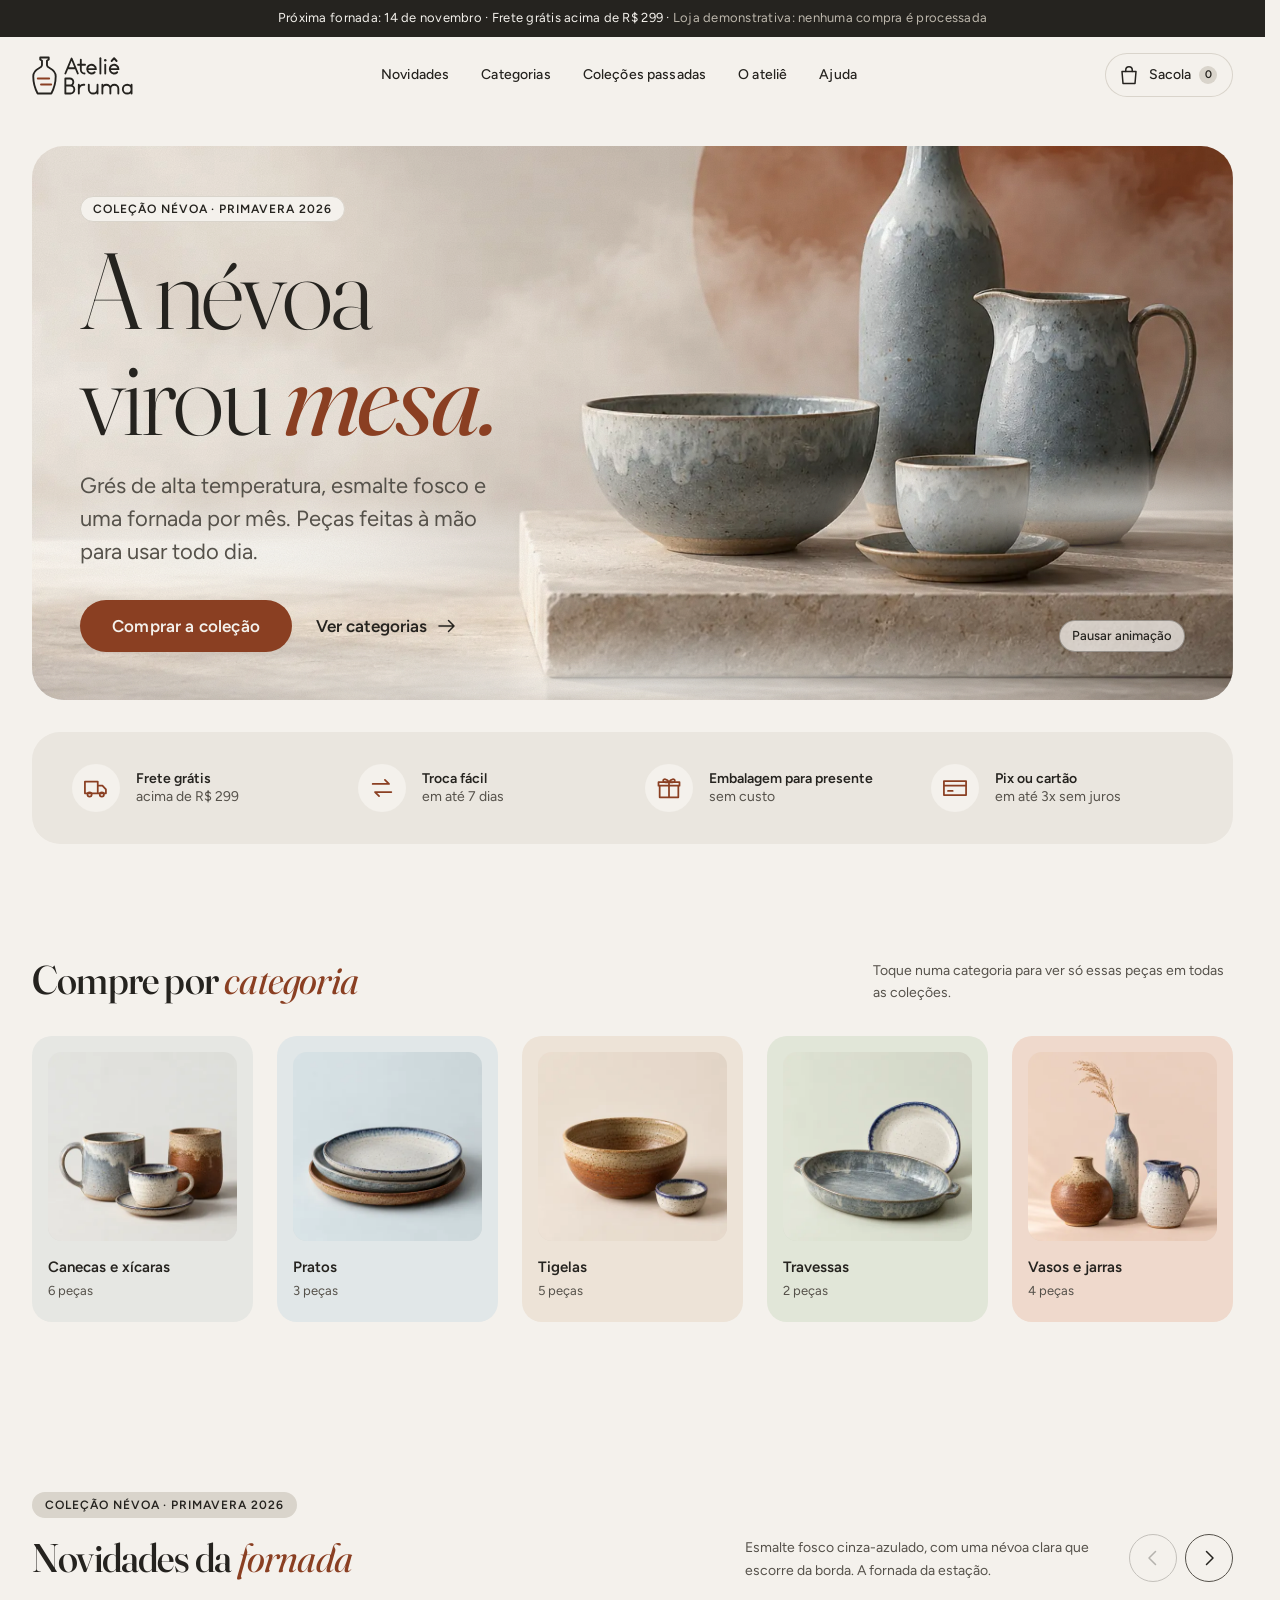
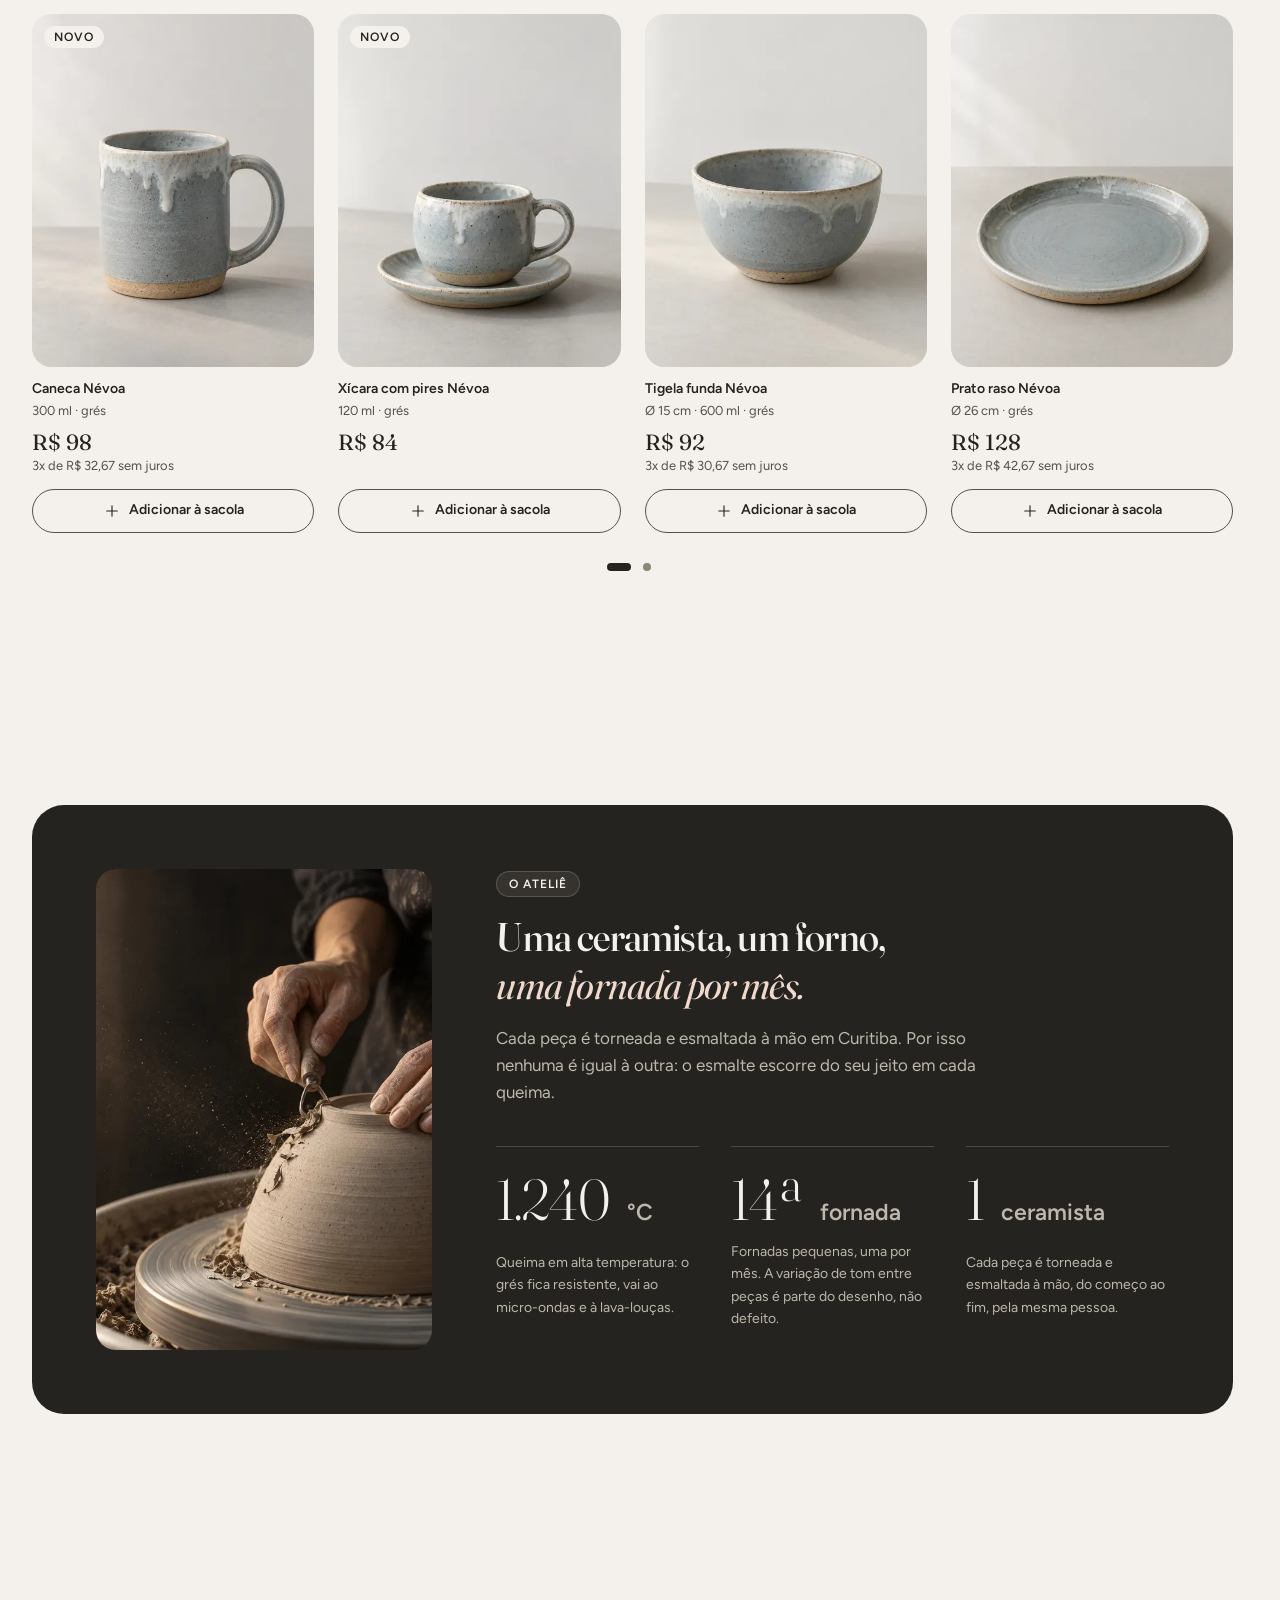
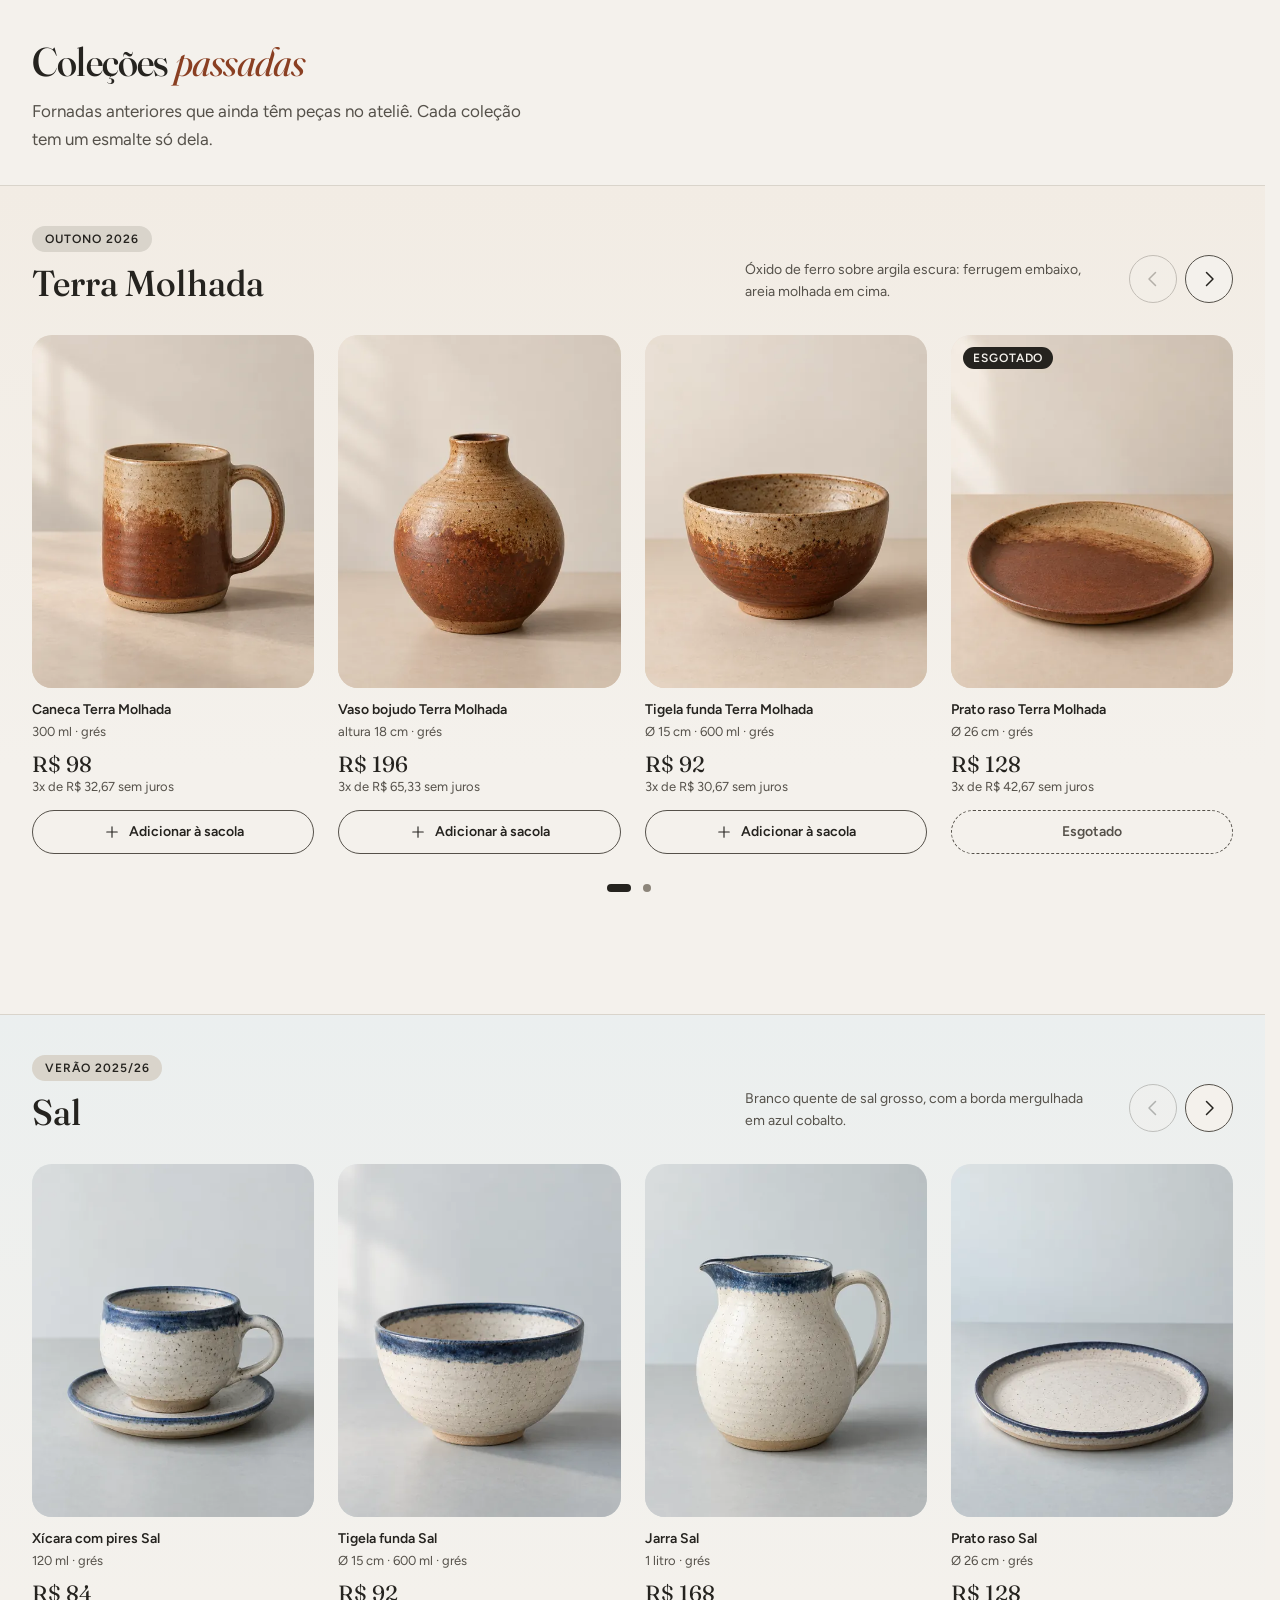
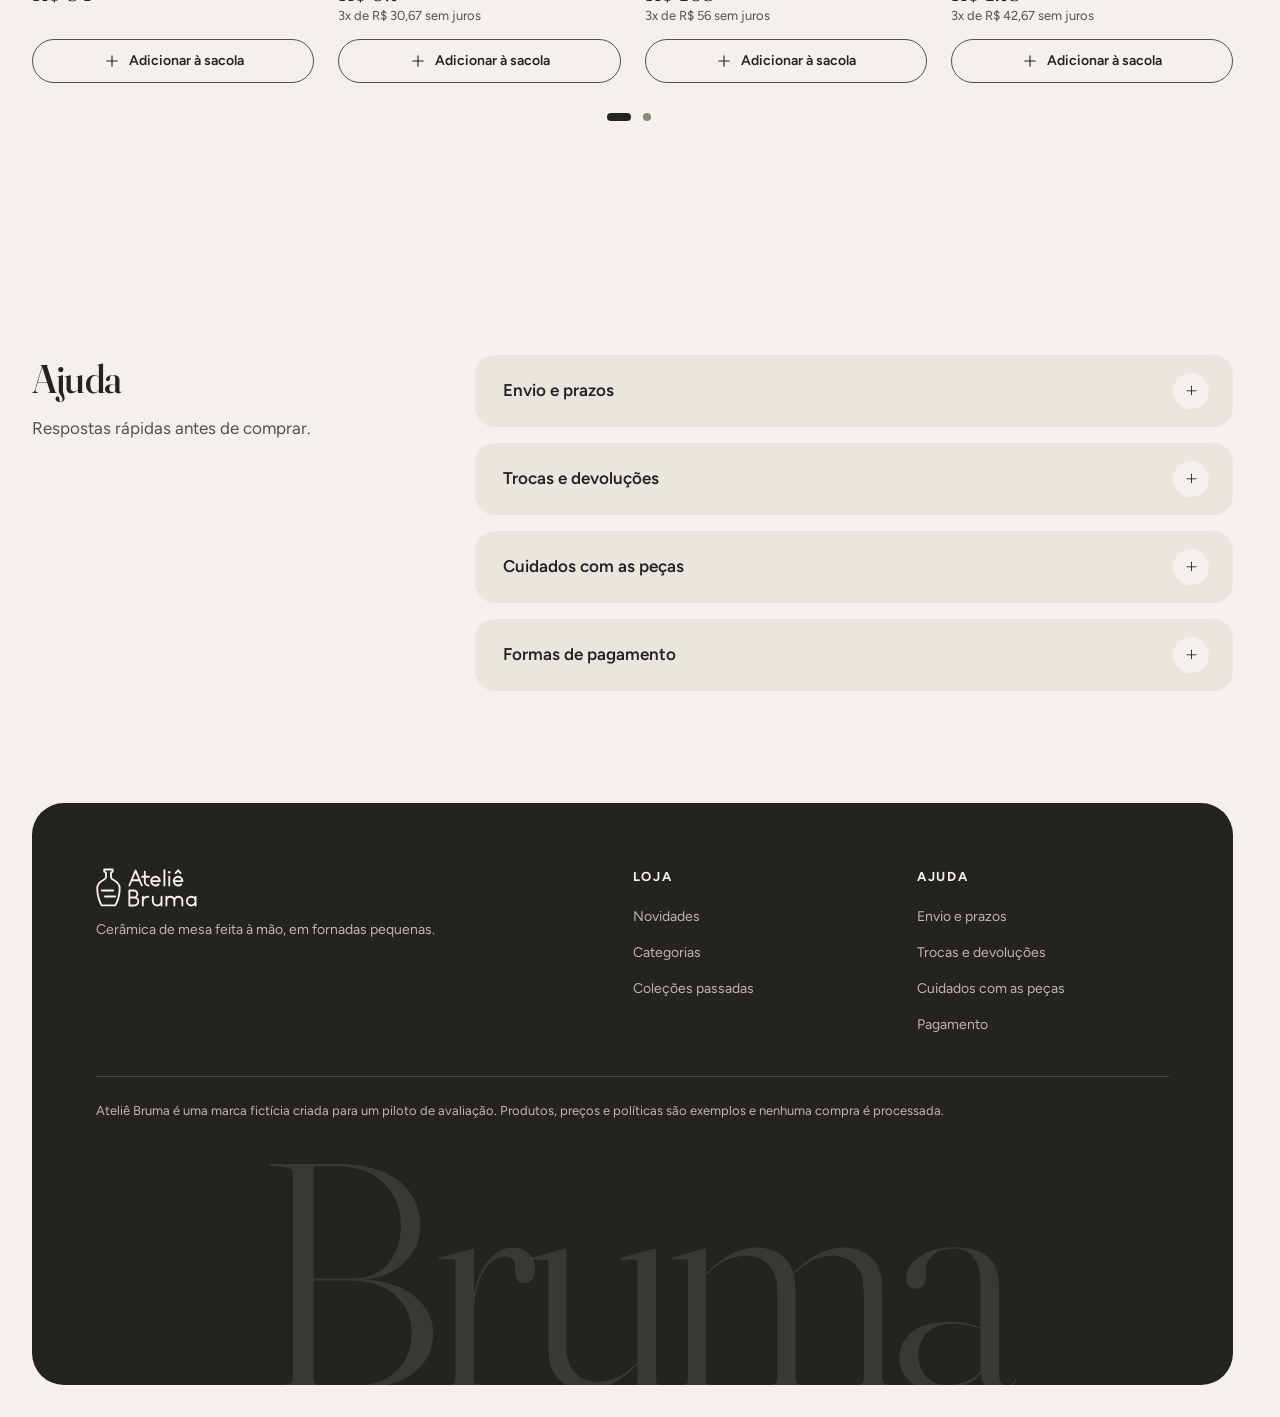
<file: site/index.html>
<!doctype html>
<html lang="pt-BR" class="no-js">
<head>
<meta charset="utf-8">
<meta name="viewport" content="width=device-width, initial-scale=1">
<title>Ateliê Bruma | Loja de cerâmica de mesa feita à mão (marca fictícia)</title>
<meta name="description" content="Loja demonstrativa do Ateliê Bruma, marca fictícia de cerâmica de mesa em grés feita à mão. Coleção Névoa e coleções passadas. Nenhuma compra é processada.">
<meta name="robots" content="noindex">
<meta name="color-scheme" content="light">
<meta name="theme-color" content="#F4F1EC">
<link rel="icon" type="image/svg+xml" href="assets/icone.svg">
<link rel="preload" href="fonts/fraunces-latin-var.woff2" as="font" type="font/woff2" crossorigin>
<link rel="preload" href="fonts/figtree-latin-var.woff2" as="font" type="font/woff2" crossorigin>
<link rel="preload" href="fonts/fraunces-italic-latin-var.woff2" as="font" type="font/woff2" crossorigin>
<link rel="stylesheet" href="tokens.css">
<link rel="stylesheet" href="styles.css">
<script>document.documentElement.classList.remove("no-js");</script>
<script src="app.js" defer></script>
</head>
<body id="topo">

<a class="skip" href="#conteudo">Pular para o conteúdo</a>

<aside class="announce" aria-label="Avisos da loja"><p>Próxima fornada: 14 de novembro <span class="announce__sep" aria-hidden="true">·</span> <span class="announce__ship">Frete grátis acima de R$ 299</span> <span class="announce__sep announce__sep--2" aria-hidden="true">·</span> <span class="announce__demo">Loja demonstrativa<span class="announce__long">: nenhuma compra é processada</span></span></p></aside>

<header class="header" data-header>
  <div class="wrap header__in">
    <button class="icon-btn header__menu" type="button" aria-label="Abrir menu" aria-expanded="false" aria-controls="menu" data-open-menu><svg viewBox="0 0 24 24" aria-hidden="true"><path d="M3 6.5h18M3 12h18M3 17.5h12"/></svg></button>
    <a class="brand" href="#topo"><img src="assets/logo-principal.svg" width="101" height="40" alt="Ateliê Bruma, início"></a>
    <nav class="nav" aria-label="Principal">
      <ul role="list">
        <li><a href="#novidades">Novidades</a></li>
        <li><a href="#categorias">Categorias</a></li>
        <li><a href="#colecoes">Coleções passadas</a></li>
        <li><a href="#atelie">O ateliê</a></li>
        <li><a href="#ajuda">Ajuda</a></li>
      </ul>
    </nav>
    <button class="bag-btn" type="button" aria-controls="sacola" aria-expanded="false" data-open-cart>
      <svg viewBox="0 0 24 24" aria-hidden="true"><path d="M5 8.5h14l-1 12H6z"/><path d="M8.75 8.5V7a3.25 3.25 0 0 1 6.5 0v1.5"/></svg><span class="bag-btn__label" aria-hidden="true">Sacola</span><span class="bag-btn__count" data-cart-count aria-hidden="true">0</span><span class="sr-only" data-cart-count-sr>Sacola, 0 itens</span>
    </button>
  </div>
</header>

<div class="drawer drawer--left" id="menu" data-drawer hidden>
  <div class="drawer__scrim" data-close></div>
  <div class="drawer__panel" role="dialog" aria-modal="true" aria-label="Menu">
    <div class="drawer__head">
      <img src="assets/logo-principal.svg" width="81" height="32" alt="Ateliê Bruma">
      <button class="icon-btn" type="button" aria-label="Fechar menu" data-close><svg viewBox="0 0 24 24" aria-hidden="true"><path d="M5.5 5.5l13 13M18.5 5.5l-13 13"/></svg></button>
    </div>
    <nav class="mnav" aria-label="Menu principal">
      <ul role="list" class="mnav__main">
        <li><a href="#novidades">Novidades</a></li>
        <li><span class="mnav__group" id="g-peca">Por peça</span>
          <ul role="list" class="mnav__sub" aria-labelledby="g-peca">
            <li><a href="#novidades" data-filter="canecas" data-label="Canecas e xícaras">Canecas e xícaras</a></li>
            <li><a href="#novidades" data-filter="pratos" data-label="Pratos">Pratos</a></li>
            <li><a href="#novidades" data-filter="tigelas" data-label="Tigelas">Tigelas</a></li>
            <li><a href="#novidades" data-filter="travessas" data-label="Travessas">Travessas</a></li>
            <li><a href="#novidades" data-filter="vasos" data-label="Vasos e jarras">Vasos e jarras</a></li>
          </ul>
        </li>
        <li><span class="mnav__group" id="g-momento">Por momento</span>
          <ul role="list" class="mnav__sub" aria-labelledby="g-momento">
            <li><a href="#novidades" data-filter="cafe" data-label="Café da manhã">Café da manhã</a></li>
            <li><a href="#novidades" data-filter="mesa" data-label="Mesa posta">Mesa posta</a></li>
            <li><a href="#novidades" data-filter="servir" data-label="Para servir">Para servir</a></li>
            <li><a href="#novidades" data-filter="presentear" data-label="Para presentear">Para presentear</a></li>
          </ul>
        </li>
        <li><a href="#colecoes">Coleções passadas</a>
          <ul role="list" class="mnav__sub">
            <li><a href="#colecao-terra">Terra Molhada</a></li>
            <li><a href="#colecao-sal">Sal</a></li>
          </ul>
        </li>
        <li><a href="#atelie">O ateliê</a></li>
        <li><a href="#ajuda">Ajuda</a></li>
      </ul>
    </nav>
    <p class="drawer__foot">Frete grátis acima de R$ 299. Troca em até 7 dias.</p>
  </div>
</div>

<main id="conteudo" tabindex="-1">

  <section class="hero" aria-labelledby="t-hero">
    <div class="hero__stage" aria-hidden="true">
      <picture class="hero__photo">
        <source type="image/webp" media="(min-width: 1024px)" srcset="assets/fotos/banner/desktop-1024.webp 1024w, assets/fotos/banner/desktop-1536.webp 1536w" sizes="100vw">
        <source type="image/webp" srcset="assets/fotos/banner/celular-640.webp 640w, assets/fotos/banner/celular-960.webp 960w" sizes="100vw">
        <img src="assets/fotos/banner/celular-960.jpg" width="960" height="960" alt="" fetchpriority="high" decoding="async">
      </picture>
      <div class="hero__mist hero__mist--1"></div>
      <div class="hero__mist hero__mist--2"></div>
      <div class="hero__mist hero__mist--3"></div>
    </div>
    <div class="hero__copy">
      <p class="tag tag--outline">Coleção Névoa<span class="tag__extra"> · Primavera 2026</span></p>
      <h1 id="t-hero" class="hero__title">A névoa<br> virou <em>mesa.</em></h1>
      <p class="hero__lead">Grés de alta temperatura, esmalte fosco e uma fornada por mês. Peças feitas à mão para usar todo dia.</p>
      <div class="hero__cta">
        <a class="btn" href="#novidades">Comprar a coleção</a>
        <a class="btn-link" href="#categorias">Ver categorias <svg viewBox="0 0 24 24" aria-hidden="true"><path d="M4 12h15M13.5 6.5L19 12l-5.5 5.5"/></svg></a>
      </div>
    </div>
    <button class="hero__pause" type="button" aria-pressed="false" data-pause-motion>Pausar animação</button>
  </section>

  <section class="perks" aria-label="Vantagens da loja">
    <div class="wrap">
    <ul class="perks__list" role="list">
      <li><span class="perks__icon"><svg viewBox="0 0 24 24" aria-hidden="true"><path d="M2.5 6.5h11v10h-11zM13.5 10h4l3 3.2v3.3h-7"/><circle cx="6.5" cy="17.5" r="1.8"/><circle cx="17" cy="17.5" r="1.8"/></svg></span><span><strong>Frete grátis</strong> acima de R$ 299</span></li>
      <li><span class="perks__icon"><svg viewBox="0 0 24 24" aria-hidden="true"><path d="M4 8.5h14l-3.5-3.5M20 15.5H6l3.5 3.5"/></svg></span><span><strong>Troca fácil</strong> em até 7 dias</span></li>
      <li><span class="perks__icon"><svg viewBox="0 0 24 24" aria-hidden="true"><path d="M4 10h16v10H4zM3 7h18v3H3zM12 7v13"/><path d="M12 7c-1.5-3-5-3.2-5-1.2S10 7 12 7zm0 0c1.5-3 5-3.2 5-1.2S14 7 12 7z"/></svg></span><span><strong>Embalagem para presente</strong> sem custo</span></li>
      <li><span class="perks__icon"><svg viewBox="0 0 24 24" aria-hidden="true"><path d="M2.5 6h19v12h-19zM2.5 10h19M6 14.5h4"/></svg></span><span><strong>Pix ou cartão</strong> em até 3x sem juros</span></li>
    </ul>
    </div>
  </section>

  <section id="categorias" class="sec sec--cats" aria-labelledby="t-categorias">
    <div class="wrap">
      <header class="sec__head">
        <h2 id="t-categorias" class="sec__title">Compre por <em>categoria</em></h2>
        <p class="sec__aside">Toque numa categoria para ver só essas peças em todas as coleções.</p>
      </header>
      <ul class="cats" role="list">
        <li>
          <a class="cat cat--canecas" href="#novidades" data-filter="canecas" data-label="Canecas e xícaras">
            <span class="cat__media"><picture><source type="image/webp" srcset="assets/fotos/categorias/canecas-400.webp 400w, assets/fotos/categorias/canecas-640.webp 640w" sizes="(min-width: 768px) 210px, 38vw"><img src="assets/fotos/categorias/canecas-640.jpg" width="640" height="640" alt="" loading="lazy" decoding="async"></picture></span>
            <span class="cat__name">Canecas e xícaras</span>
            <span class="cat__count">6 peças</span>
          </a>
        </li>
        <li>
          <a class="cat cat--pratos" href="#novidades" data-filter="pratos" data-label="Pratos">
            <span class="cat__media"><picture><source type="image/webp" srcset="assets/fotos/categorias/pratos-400.webp 400w, assets/fotos/categorias/pratos-640.webp 640w" sizes="(min-width: 768px) 210px, 38vw"><img src="assets/fotos/categorias/pratos-640.jpg" width="640" height="640" alt="" loading="lazy" decoding="async"></picture></span>
            <span class="cat__name">Pratos</span>
            <span class="cat__count">3 peças</span>
          </a>
        </li>
        <li>
          <a class="cat cat--tigelas" href="#novidades" data-filter="tigelas" data-label="Tigelas">
            <span class="cat__media"><picture><source type="image/webp" srcset="assets/fotos/categorias/tigelas-400.webp 400w, assets/fotos/categorias/tigelas-640.webp 640w" sizes="(min-width: 768px) 210px, 38vw"><img src="assets/fotos/categorias/tigelas-640.jpg" width="640" height="640" alt="" loading="lazy" decoding="async"></picture></span>
            <span class="cat__name">Tigelas</span>
            <span class="cat__count">5 peças</span>
          </a>
        </li>
        <li>
          <a class="cat cat--travessas" href="#novidades" data-filter="travessas" data-label="Travessas">
            <span class="cat__media"><picture><source type="image/webp" srcset="assets/fotos/categorias/travessas-400.webp 400w, assets/fotos/categorias/travessas-640.webp 640w" sizes="(min-width: 768px) 210px, 38vw"><img src="assets/fotos/categorias/travessas-640.jpg" width="640" height="640" alt="" loading="lazy" decoding="async"></picture></span>
            <span class="cat__name">Travessas</span>
            <span class="cat__count">2 peças</span>
          </a>
        </li>
        <li>
          <a class="cat cat--vasos" href="#novidades" data-filter="vasos" data-label="Vasos e jarras">
            <span class="cat__media"><picture><source type="image/webp" srcset="assets/fotos/categorias/vasos-400.webp 400w, assets/fotos/categorias/vasos-640.webp 640w" sizes="(min-width: 768px) 210px, 38vw"><img src="assets/fotos/categorias/vasos-640.jpg" width="640" height="640" alt="" loading="lazy" decoding="async"></picture></span>
            <span class="cat__name">Vasos e jarras</span>
            <span class="cat__count">4 peças</span>
          </a>
        </li>
      </ul>
    </div>
  </section>

  <div class="filterbar" data-filterbar hidden>
    <div class="wrap filterbar__in">
      <p>Mostrando: <strong data-filter-name></strong></p>
      <button class="chip" type="button" data-clear-filter>Limpar filtro <svg viewBox="0 0 24 24" aria-hidden="true"><path d="M5.5 5.5l13 13M18.5 5.5l-13 13"/></svg></button>
    </div>
  </div>

  <section id="novidades" class="sec" aria-labelledby="t-novidades">
    <div class="wrap">
      <header class="sec__head">
        <div>
          <p class="tag tag--secondary">Coleção Névoa · Primavera 2026</p>
          <h2 id="t-novidades" class="sec__title">Novidades da <em>fornada</em></h2>
        </div>
        <p class="sec__aside">Esmalte fosco cinza-azulado, com uma névoa clara que escorre da borda. A fornada da estação.</p>
      </header>
      <div class="carousel" data-carousel data-name="Névoa">
        <div class="carousel__nav" hidden>
          <button class="arrow" type="button" data-dir="-1" aria-label="Peças anteriores de Névoa"><svg viewBox="0 0 24 24" aria-hidden="true"><path d="M14.5 5.5L8 12l6.5 6.5"/></svg></button>
          <button class="arrow" type="button" data-dir="1" aria-label="Próximas peças de Névoa"><svg viewBox="0 0 24 24" aria-hidden="true"><path d="M9.5 5.5L16 12l-6.5 6.5"/></svg></button>
        </div>
        <ul class="carousel__track" role="list" tabindex="0" aria-labelledby="t-novidades">
          <li class="card card--nevoa" data-cat="canecas cafe presentear">
            <div class="card__media">
              <picture><source type="image/webp" srcset="assets/fotos/produtos/nevoa-caneca-480.webp 480w, assets/fotos/produtos/nevoa-caneca-800.webp 800w" sizes="(min-width: 1024px) 300px, 45vw"><img src="assets/fotos/produtos/nevoa-caneca-800.jpg" width="800" height="1000" alt="" loading="eager" decoding="async"></picture>
              <span class="badge">Novo</span>
            </div>
            <div class="card__body">
              <h3 class="card__name">Caneca Névoa</h3>
              <p class="card__meta">300 ml · grés</p>
              <p class="price"><span class="price__val">R$ 98</span><span class="price__inst">3x de R$ 32,67<span class="price__nojuros"> sem juros</span></span></p>
              <button class="add" type="button" data-add="nevoa-caneca" data-name="Caneca Névoa" aria-label="Adicionar à sacola: Caneca Névoa" data-price="98" data-img="assets/fotos/produtos/nevoa-caneca-480.webp" data-col="nevoa"><svg viewBox="0 0 24 24" aria-hidden="true"><path d="M12 5v14M5 12h14"/></svg><span class="add__label"><span class="add__long">Adicionar à sacola</span><span class="add__short">Adicionar</span></span></button>
            </div>
          </li>
          <li class="card card--nevoa" data-cat="canecas cafe presentear">
            <div class="card__media">
              <picture><source type="image/webp" srcset="assets/fotos/produtos/nevoa-xicara-480.webp 480w, assets/fotos/produtos/nevoa-xicara-800.webp 800w" sizes="(min-width: 1024px) 300px, 45vw"><img src="assets/fotos/produtos/nevoa-xicara-800.jpg" width="800" height="1000" alt="" loading="eager" decoding="async"></picture>
              <span class="badge">Novo</span>
            </div>
            <div class="card__body">
              <h3 class="card__name">Xícara com pires Névoa</h3>
              <p class="card__meta">120 ml · grés</p>
              <p class="price"><span class="price__val">R$ 84</span></p>
              <button class="add" type="button" data-add="nevoa-xicara" data-name="Xícara com pires Névoa" aria-label="Adicionar à sacola: Xícara com pires Névoa" data-price="84" data-img="assets/fotos/produtos/nevoa-xicara-480.webp" data-col="nevoa"><svg viewBox="0 0 24 24" aria-hidden="true"><path d="M12 5v14M5 12h14"/></svg><span class="add__label"><span class="add__long">Adicionar à sacola</span><span class="add__short">Adicionar</span></span></button>
            </div>
          </li>
          <li class="card card--nevoa" data-cat="tigelas cafe mesa">
            <div class="card__media">
              <picture><source type="image/webp" srcset="assets/fotos/produtos/nevoa-tigela-480.webp 480w, assets/fotos/produtos/nevoa-tigela-800.webp 800w" sizes="(min-width: 1024px) 300px, 45vw"><img src="assets/fotos/produtos/nevoa-tigela-800.jpg" width="800" height="1000" alt="" loading="eager" decoding="async"></picture>
              
            </div>
            <div class="card__body">
              <h3 class="card__name">Tigela funda Névoa</h3>
              <p class="card__meta">Ø 15 cm · 600 ml · grés</p>
              <p class="price"><span class="price__val">R$ 92</span><span class="price__inst">3x de R$ 30,67<span class="price__nojuros"> sem juros</span></span></p>
              <button class="add" type="button" data-add="nevoa-tigela" data-name="Tigela funda Névoa" aria-label="Adicionar à sacola: Tigela funda Névoa" data-price="92" data-img="assets/fotos/produtos/nevoa-tigela-480.webp" data-col="nevoa"><svg viewBox="0 0 24 24" aria-hidden="true"><path d="M12 5v14M5 12h14"/></svg><span class="add__label"><span class="add__long">Adicionar à sacola</span><span class="add__short">Adicionar</span></span></button>
            </div>
          </li>
          <li class="card card--nevoa" data-cat="pratos mesa">
            <div class="card__media">
              <picture><source type="image/webp" srcset="assets/fotos/produtos/nevoa-prato-480.webp 480w, assets/fotos/produtos/nevoa-prato-800.webp 800w" sizes="(min-width: 1024px) 300px, 45vw"><img src="assets/fotos/produtos/nevoa-prato-800.jpg" width="800" height="1000" alt="" loading="eager" decoding="async"></picture>
              
            </div>
            <div class="card__body">
              <h3 class="card__name">Prato raso Névoa</h3>
              <p class="card__meta">Ø 26 cm · grés</p>
              <p class="price"><span class="price__val">R$ 128</span><span class="price__inst">3x de R$ 42,67<span class="price__nojuros"> sem juros</span></span></p>
              <button class="add" type="button" data-add="nevoa-prato" data-name="Prato raso Névoa" aria-label="Adicionar à sacola: Prato raso Névoa" data-price="128" data-img="assets/fotos/produtos/nevoa-prato-480.webp" data-col="nevoa"><svg viewBox="0 0 24 24" aria-hidden="true"><path d="M12 5v14M5 12h14"/></svg><span class="add__label"><span class="add__long">Adicionar à sacola</span><span class="add__short">Adicionar</span></span></button>
            </div>
          </li>
          <li class="card card--nevoa" data-cat="vasos servir">
            <div class="card__media">
              <picture><source type="image/webp" srcset="assets/fotos/produtos/nevoa-jarra-480.webp 480w, assets/fotos/produtos/nevoa-jarra-800.webp 800w" sizes="(min-width: 1024px) 300px, 45vw"><img src="assets/fotos/produtos/nevoa-jarra-800.jpg" width="800" height="1000" alt="" loading="lazy" decoding="async"></picture>
              <span class="badge">Novo</span>
            </div>
            <div class="card__body">
              <h3 class="card__name">Jarra Névoa</h3>
              <p class="card__meta">1 litro · grés</p>
              <p class="price"><span class="price__val">R$ 168</span><span class="price__inst">3x de R$ 56<span class="price__nojuros"> sem juros</span></span></p>
              <button class="add" type="button" data-add="nevoa-jarra" data-name="Jarra Névoa" aria-label="Adicionar à sacola: Jarra Névoa" data-price="168" data-img="assets/fotos/produtos/nevoa-jarra-480.webp" data-col="nevoa"><svg viewBox="0 0 24 24" aria-hidden="true"><path d="M12 5v14M5 12h14"/></svg><span class="add__label"><span class="add__long">Adicionar à sacola</span><span class="add__short">Adicionar</span></span></button>
            </div>
          </li>
          <li class="card card--nevoa" data-cat="vasos presentear">
            <div class="card__media">
              <picture><source type="image/webp" srcset="assets/fotos/produtos/nevoa-garrafa-480.webp 480w, assets/fotos/produtos/nevoa-garrafa-800.webp 800w" sizes="(min-width: 1024px) 300px, 45vw"><img src="assets/fotos/produtos/nevoa-garrafa-800.jpg" width="800" height="1000" alt="" loading="lazy" decoding="async"></picture>
              
            </div>
            <div class="card__body">
              <h3 class="card__name">Vaso garrafa Névoa</h3>
              <p class="card__meta">altura 22 cm · grés</p>
              <p class="price"><span class="price__val">R$ 186</span><span class="price__inst">3x de R$ 62<span class="price__nojuros"> sem juros</span></span></p>
              <button class="add" type="button" data-add="nevoa-garrafa" data-name="Vaso garrafa Névoa" aria-label="Adicionar à sacola: Vaso garrafa Névoa" data-price="186" data-img="assets/fotos/produtos/nevoa-garrafa-480.webp" data-col="nevoa"><svg viewBox="0 0 24 24" aria-hidden="true"><path d="M12 5v14M5 12h14"/></svg><span class="add__label"><span class="add__long">Adicionar à sacola</span><span class="add__short">Adicionar</span></span></button>
            </div>
          </li>
          <li class="card card--nevoa" data-cat="travessas servir">
            <div class="card__media">
              <picture><source type="image/webp" srcset="assets/fotos/produtos/nevoa-travessa-480.webp 480w, assets/fotos/produtos/nevoa-travessa-800.webp 800w" sizes="(min-width: 1024px) 300px, 45vw"><img src="assets/fotos/produtos/nevoa-travessa-800.jpg" width="800" height="1000" alt="" loading="lazy" decoding="async"></picture>
              
            </div>
            <div class="card__body">
              <h3 class="card__name">Travessa oval Névoa</h3>
              <p class="card__meta">32 × 22 cm · grés</p>
              <p class="price"><span class="price__val">R$ 210</span><span class="price__inst">3x de R$ 70<span class="price__nojuros"> sem juros</span></span></p>
              <button class="add" type="button" data-add="nevoa-travessa" data-name="Travessa oval Névoa" aria-label="Adicionar à sacola: Travessa oval Névoa" data-price="210" data-img="assets/fotos/produtos/nevoa-travessa-480.webp" data-col="nevoa"><svg viewBox="0 0 24 24" aria-hidden="true"><path d="M12 5v14M5 12h14"/></svg><span class="add__label"><span class="add__long">Adicionar à sacola</span><span class="add__short">Adicionar</span></span></button>
            </div>
          </li>
          <li class="card card--nevoa" data-cat="canecas cafe mesa">
            <div class="card__media">
              <picture><source type="image/webp" srcset="assets/fotos/produtos/nevoa-copo-480.webp 480w, assets/fotos/produtos/nevoa-copo-800.webp 800w" sizes="(min-width: 1024px) 300px, 45vw"><img src="assets/fotos/produtos/nevoa-copo-800.jpg" width="800" height="1000" alt="" loading="lazy" decoding="async"></picture>
              
            </div>
            <div class="card__body">
              <h3 class="card__name">Copo Névoa</h3>
              <p class="card__meta">250 ml · grés</p>
              <p class="price"><span class="price__val">R$ 72</span></p>
              <button class="add" type="button" data-add="nevoa-copo" data-name="Copo Névoa" aria-label="Adicionar à sacola: Copo Névoa" data-price="72" data-img="assets/fotos/produtos/nevoa-copo-480.webp" data-col="nevoa"><svg viewBox="0 0 24 24" aria-hidden="true"><path d="M12 5v14M5 12h14"/></svg><span class="add__label"><span class="add__long">Adicionar à sacola</span><span class="add__short">Adicionar</span></span></button>
            </div>
          </li>
        </ul>
        <div class="carousel__dots" role="group" aria-label="Páginas da vitrine Névoa" hidden></div>
      </div>
    </div>
  </section>

  <section id="atelie" class="sec sec--atelie" aria-labelledby="t-atelie">
    <div class="wrap">
    <div class="atelie">
      <div class="atelie__intro">
        <p class="tag tag--inverse">O ateliê</p>
        <h2 id="t-atelie" class="sec__title">Uma ceramista, um forno, <em>uma fornada por mês.</em></h2>
        <p>Cada peça é torneada e esmaltada à mão em Curitiba. Por isso nenhuma é igual à outra: o esmalte escorre do seu jeito em cada queima.</p>
      </div>
      <figure class="atelie__photo">
        <picture><source type="image/webp" srcset="assets/fotos/atelie/torno-640.webp 640w, assets/fotos/atelie/torno-1024.webp 1024w" sizes="(min-width: 1024px) 340px, 100vw"><img src="assets/fotos/atelie/torno-1024.jpg" width="1024" height="1280" alt="Mãos da ceramista acertando o pé de uma tigela no torno." loading="lazy" decoding="async"></picture>
      </figure>
      <ul class="facts" role="list">
        <li><span class="facts__num">1.240<small>°C</small></span><span>Queima em alta temperatura: o grés fica resistente, vai ao micro-ondas e à lava-louças.</span></li>
        <li><span class="facts__num">14ª<small>fornada</small></span><span>Fornadas pequenas, uma por mês. A variação de tom entre peças é parte do desenho, não defeito.</span></li>
        <li><span class="facts__num">1<small>ceramista</small></span><span>Cada peça é torneada e esmaltada à mão, do começo ao fim, pela mesma pessoa.</span></li>
      </ul>
    </div>
    </div>
  </section>

  <section id="colecoes" class="sec sec--past" aria-labelledby="t-colecoes">
    <div class="wrap">
      <header class="sec__intro">
        <h2 id="t-colecoes" class="sec__title">Coleções <em>passadas</em></h2>
        <p class="sec__lead">Fornadas anteriores que ainda têm peças no ateliê. Cada coleção tem um esmalte só dela.</p>
      </header>
    </div>
    <div class="past past--terra" id="colecao-terra">
      <div class="wrap">
        <header class="sec__head sec__head--past">
          <div class="past__id">
            <p class="tag tag--secondary">Outono 2026</p>
            <h3 id="t-col-terra" class="past__title">Terra Molhada</h3>
          </div>
          <p class="sec__aside">Óxido de ferro sobre argila escura: ferrugem embaixo, areia molhada em cima.</p>
        </header>
      <div class="carousel" data-carousel data-name="Terra Molhada">
        <div class="carousel__nav" hidden>
          <button class="arrow" type="button" data-dir="-1" aria-label="Peças anteriores de Terra Molhada"><svg viewBox="0 0 24 24" aria-hidden="true"><path d="M14.5 5.5L8 12l6.5 6.5"/></svg></button>
          <button class="arrow" type="button" data-dir="1" aria-label="Próximas peças de Terra Molhada"><svg viewBox="0 0 24 24" aria-hidden="true"><path d="M9.5 5.5L16 12l-6.5 6.5"/></svg></button>
        </div>
        <ul class="carousel__track" role="list" tabindex="0" aria-labelledby="t-col-terra">
          <li class="card card--terra" data-cat="canecas cafe presentear">
            <div class="card__media">
              <picture><source type="image/webp" srcset="assets/fotos/produtos/terra-caneca-480.webp 480w, assets/fotos/produtos/terra-caneca-800.webp 800w" sizes="(min-width: 1024px) 300px, 45vw"><img src="assets/fotos/produtos/terra-caneca-800.jpg" width="800" height="1000" alt="" loading="lazy" decoding="async"></picture>
              
            </div>
            <div class="card__body">
              <h4 class="card__name">Caneca Terra Molhada</h4>
              <p class="card__meta">300 ml · grés</p>
              <p class="price"><span class="price__val">R$ 98</span><span class="price__inst">3x de R$ 32,67<span class="price__nojuros"> sem juros</span></span></p>
              <button class="add" type="button" data-add="terra-caneca" data-name="Caneca Terra Molhada" aria-label="Adicionar à sacola: Caneca Terra Molhada" data-price="98" data-img="assets/fotos/produtos/terra-caneca-480.webp" data-col="terra"><svg viewBox="0 0 24 24" aria-hidden="true"><path d="M12 5v14M5 12h14"/></svg><span class="add__label"><span class="add__long">Adicionar à sacola</span><span class="add__short">Adicionar</span></span></button>
            </div>
          </li>
          <li class="card card--terra" data-cat="vasos presentear">
            <div class="card__media">
              <picture><source type="image/webp" srcset="assets/fotos/produtos/terra-bojudo-480.webp 480w, assets/fotos/produtos/terra-bojudo-800.webp 800w" sizes="(min-width: 1024px) 300px, 45vw"><img src="assets/fotos/produtos/terra-bojudo-800.jpg" width="800" height="1000" alt="" loading="lazy" decoding="async"></picture>
              
            </div>
            <div class="card__body">
              <h4 class="card__name">Vaso bojudo Terra Molhada</h4>
              <p class="card__meta">altura 18 cm · grés</p>
              <p class="price"><span class="price__val">R$ 196</span><span class="price__inst">3x de R$ 65,33<span class="price__nojuros"> sem juros</span></span></p>
              <button class="add" type="button" data-add="terra-bojudo" data-name="Vaso bojudo Terra Molhada" aria-label="Adicionar à sacola: Vaso bojudo Terra Molhada" data-price="196" data-img="assets/fotos/produtos/terra-bojudo-480.webp" data-col="terra"><svg viewBox="0 0 24 24" aria-hidden="true"><path d="M12 5v14M5 12h14"/></svg><span class="add__label"><span class="add__long">Adicionar à sacola</span><span class="add__short">Adicionar</span></span></button>
            </div>
          </li>
          <li class="card card--terra" data-cat="tigelas cafe mesa">
            <div class="card__media">
              <picture><source type="image/webp" srcset="assets/fotos/produtos/terra-tigela-480.webp 480w, assets/fotos/produtos/terra-tigela-800.webp 800w" sizes="(min-width: 1024px) 300px, 45vw"><img src="assets/fotos/produtos/terra-tigela-800.jpg" width="800" height="1000" alt="" loading="lazy" decoding="async"></picture>
              
            </div>
            <div class="card__body">
              <h4 class="card__name">Tigela funda Terra Molhada</h4>
              <p class="card__meta">Ø 15 cm · 600 ml · grés</p>
              <p class="price"><span class="price__val">R$ 92</span><span class="price__inst">3x de R$ 30,67<span class="price__nojuros"> sem juros</span></span></p>
              <button class="add" type="button" data-add="terra-tigela" data-name="Tigela funda Terra Molhada" aria-label="Adicionar à sacola: Tigela funda Terra Molhada" data-price="92" data-img="assets/fotos/produtos/terra-tigela-480.webp" data-col="terra"><svg viewBox="0 0 24 24" aria-hidden="true"><path d="M12 5v14M5 12h14"/></svg><span class="add__label"><span class="add__long">Adicionar à sacola</span><span class="add__short">Adicionar</span></span></button>
            </div>
          </li>
          <li class="card card--terra" data-cat="pratos mesa">
            <div class="card__media">
              <picture><source type="image/webp" srcset="assets/fotos/produtos/terra-prato-480.webp 480w, assets/fotos/produtos/terra-prato-800.webp 800w" sizes="(min-width: 1024px) 300px, 45vw"><img src="assets/fotos/produtos/terra-prato-800.jpg" width="800" height="1000" alt="" loading="lazy" decoding="async"></picture>
              <span class="badge badge--muted">Esgotado</span>
            </div>
            <div class="card__body">
              <h4 class="card__name">Prato raso Terra Molhada</h4>
              <p class="card__meta">Ø 26 cm · grés</p>
              <p class="price"><span class="price__val">R$ 128</span><span class="price__inst">3x de R$ 42,67<span class="price__nojuros"> sem juros</span></span></p>
              <button class="add" type="button" disabled aria-label="Esgotado: Prato raso Terra Molhada">Esgotado</button>
            </div>
          </li>
          <li class="card card--terra" data-cat="tigelas mesa servir">
            <div class="card__media">
              <picture><source type="image/webp" srcset="assets/fotos/produtos/terra-ramequim-480.webp 480w, assets/fotos/produtos/terra-ramequim-800.webp 800w" sizes="(min-width: 1024px) 300px, 45vw"><img src="assets/fotos/produtos/terra-ramequim-800.jpg" width="800" height="1000" alt="" loading="lazy" decoding="async"></picture>
              
            </div>
            <div class="card__body">
              <h4 class="card__name">Ramequim Terra Molhada</h4>
              <p class="card__meta">Ø 9 cm · 150 ml · grés</p>
              <p class="price"><span class="price__val">R$ 58</span></p>
              <button class="add" type="button" data-add="terra-ramequim" data-name="Ramequim Terra Molhada" aria-label="Adicionar à sacola: Ramequim Terra Molhada" data-price="58" data-img="assets/fotos/produtos/terra-ramequim-480.webp" data-col="terra"><svg viewBox="0 0 24 24" aria-hidden="true"><path d="M12 5v14M5 12h14"/></svg><span class="add__label"><span class="add__long">Adicionar à sacola</span><span class="add__short">Adicionar</span></span></button>
            </div>
          </li>
          <li class="card card--terra" data-cat="canecas cafe mesa">
            <div class="card__media">
              <picture><source type="image/webp" srcset="assets/fotos/produtos/terra-copo-480.webp 480w, assets/fotos/produtos/terra-copo-800.webp 800w" sizes="(min-width: 1024px) 300px, 45vw"><img src="assets/fotos/produtos/terra-copo-800.jpg" width="800" height="1000" alt="" loading="lazy" decoding="async"></picture>
              
            </div>
            <div class="card__body">
              <h4 class="card__name">Copo Terra Molhada</h4>
              <p class="card__meta">250 ml · grés</p>
              <p class="price"><span class="price__val">R$ 72</span></p>
              <button class="add" type="button" data-add="terra-copo" data-name="Copo Terra Molhada" aria-label="Adicionar à sacola: Copo Terra Molhada" data-price="72" data-img="assets/fotos/produtos/terra-copo-480.webp" data-col="terra"><svg viewBox="0 0 24 24" aria-hidden="true"><path d="M12 5v14M5 12h14"/></svg><span class="add__label"><span class="add__long">Adicionar à sacola</span><span class="add__short">Adicionar</span></span></button>
            </div>
          </li>
        </ul>
        <div class="carousel__dots" role="group" aria-label="Páginas da vitrine Terra Molhada" hidden></div>
      </div>
      </div>
    </div>
    <div class="past past--sal" id="colecao-sal">
      <div class="wrap">
        <header class="sec__head sec__head--past">
          <div class="past__id">
            <p class="tag tag--secondary">Verão 2025/26</p>
            <h3 id="t-col-sal" class="past__title">Sal</h3>
          </div>
          <p class="sec__aside">Branco quente de sal grosso, com a borda mergulhada em azul cobalto.</p>
        </header>
      <div class="carousel" data-carousel data-name="Sal">
        <div class="carousel__nav" hidden>
          <button class="arrow" type="button" data-dir="-1" aria-label="Peças anteriores de Sal"><svg viewBox="0 0 24 24" aria-hidden="true"><path d="M14.5 5.5L8 12l6.5 6.5"/></svg></button>
          <button class="arrow" type="button" data-dir="1" aria-label="Próximas peças de Sal"><svg viewBox="0 0 24 24" aria-hidden="true"><path d="M9.5 5.5L16 12l-6.5 6.5"/></svg></button>
        </div>
        <ul class="carousel__track" role="list" tabindex="0" aria-labelledby="t-col-sal">
          <li class="card card--sal" data-cat="canecas cafe presentear">
            <div class="card__media">
              <picture><source type="image/webp" srcset="assets/fotos/produtos/sal-xicara-480.webp 480w, assets/fotos/produtos/sal-xicara-800.webp 800w" sizes="(min-width: 1024px) 300px, 45vw"><img src="assets/fotos/produtos/sal-xicara-800.jpg" width="800" height="1000" alt="" loading="lazy" decoding="async"></picture>
              
            </div>
            <div class="card__body">
              <h4 class="card__name">Xícara com pires Sal</h4>
              <p class="card__meta">120 ml · grés</p>
              <p class="price"><span class="price__val">R$ 84</span></p>
              <button class="add" type="button" data-add="sal-xicara" data-name="Xícara com pires Sal" aria-label="Adicionar à sacola: Xícara com pires Sal" data-price="84" data-img="assets/fotos/produtos/sal-xicara-480.webp" data-col="sal"><svg viewBox="0 0 24 24" aria-hidden="true"><path d="M12 5v14M5 12h14"/></svg><span class="add__label"><span class="add__long">Adicionar à sacola</span><span class="add__short">Adicionar</span></span></button>
            </div>
          </li>
          <li class="card card--sal" data-cat="tigelas cafe mesa">
            <div class="card__media">
              <picture><source type="image/webp" srcset="assets/fotos/produtos/sal-tigela-480.webp 480w, assets/fotos/produtos/sal-tigela-800.webp 800w" sizes="(min-width: 1024px) 300px, 45vw"><img src="assets/fotos/produtos/sal-tigela-800.jpg" width="800" height="1000" alt="" loading="lazy" decoding="async"></picture>
              
            </div>
            <div class="card__body">
              <h4 class="card__name">Tigela funda Sal</h4>
              <p class="card__meta">Ø 15 cm · 600 ml · grés</p>
              <p class="price"><span class="price__val">R$ 92</span><span class="price__inst">3x de R$ 30,67<span class="price__nojuros"> sem juros</span></span></p>
              <button class="add" type="button" data-add="sal-tigela" data-name="Tigela funda Sal" aria-label="Adicionar à sacola: Tigela funda Sal" data-price="92" data-img="assets/fotos/produtos/sal-tigela-480.webp" data-col="sal"><svg viewBox="0 0 24 24" aria-hidden="true"><path d="M12 5v14M5 12h14"/></svg><span class="add__label"><span class="add__long">Adicionar à sacola</span><span class="add__short">Adicionar</span></span></button>
            </div>
          </li>
          <li class="card card--sal" data-cat="vasos servir">
            <div class="card__media">
              <picture><source type="image/webp" srcset="assets/fotos/produtos/sal-jarra-480.webp 480w, assets/fotos/produtos/sal-jarra-800.webp 800w" sizes="(min-width: 1024px) 300px, 45vw"><img src="assets/fotos/produtos/sal-jarra-800.jpg" width="800" height="1000" alt="" loading="lazy" decoding="async"></picture>
              
            </div>
            <div class="card__body">
              <h4 class="card__name">Jarra Sal</h4>
              <p class="card__meta">1 litro · grés</p>
              <p class="price"><span class="price__val">R$ 168</span><span class="price__inst">3x de R$ 56<span class="price__nojuros"> sem juros</span></span></p>
              <button class="add" type="button" data-add="sal-jarra" data-name="Jarra Sal" aria-label="Adicionar à sacola: Jarra Sal" data-price="168" data-img="assets/fotos/produtos/sal-jarra-480.webp" data-col="sal"><svg viewBox="0 0 24 24" aria-hidden="true"><path d="M12 5v14M5 12h14"/></svg><span class="add__label"><span class="add__long">Adicionar à sacola</span><span class="add__short">Adicionar</span></span></button>
            </div>
          </li>
          <li class="card card--sal" data-cat="pratos mesa">
            <div class="card__media">
              <picture><source type="image/webp" srcset="assets/fotos/produtos/sal-prato-480.webp 480w, assets/fotos/produtos/sal-prato-800.webp 800w" sizes="(min-width: 1024px) 300px, 45vw"><img src="assets/fotos/produtos/sal-prato-800.jpg" width="800" height="1000" alt="" loading="lazy" decoding="async"></picture>
              
            </div>
            <div class="card__body">
              <h4 class="card__name">Prato raso Sal</h4>
              <p class="card__meta">Ø 26 cm · grés</p>
              <p class="price"><span class="price__val">R$ 128</span><span class="price__inst">3x de R$ 42,67<span class="price__nojuros"> sem juros</span></span></p>
              <button class="add" type="button" data-add="sal-prato" data-name="Prato raso Sal" aria-label="Adicionar à sacola: Prato raso Sal" data-price="128" data-img="assets/fotos/produtos/sal-prato-480.webp" data-col="sal"><svg viewBox="0 0 24 24" aria-hidden="true"><path d="M12 5v14M5 12h14"/></svg><span class="add__label"><span class="add__long">Adicionar à sacola</span><span class="add__short">Adicionar</span></span></button>
            </div>
          </li>
          <li class="card card--sal" data-cat="travessas servir">
            <div class="card__media">
              <picture><source type="image/webp" srcset="assets/fotos/produtos/sal-travessa-480.webp 480w, assets/fotos/produtos/sal-travessa-800.webp 800w" sizes="(min-width: 1024px) 300px, 45vw"><img src="assets/fotos/produtos/sal-travessa-800.jpg" width="800" height="1000" alt="" loading="lazy" decoding="async"></picture>
              <span class="badge badge--muted">Esgotado</span>
            </div>
            <div class="card__body">
              <h4 class="card__name">Travessa oval Sal</h4>
              <p class="card__meta">32 × 22 cm · grés</p>
              <p class="price"><span class="price__val">R$ 210</span><span class="price__inst">3x de R$ 70<span class="price__nojuros"> sem juros</span></span></p>
              <button class="add" type="button" disabled aria-label="Esgotado: Travessa oval Sal">Esgotado</button>
            </div>
          </li>
          <li class="card card--sal" data-cat="tigelas mesa servir">
            <div class="card__media">
              <picture><source type="image/webp" srcset="assets/fotos/produtos/sal-ramequim-480.webp 480w, assets/fotos/produtos/sal-ramequim-800.webp 800w" sizes="(min-width: 1024px) 300px, 45vw"><img src="assets/fotos/produtos/sal-ramequim-800.jpg" width="800" height="1000" alt="" loading="lazy" decoding="async"></picture>
              
            </div>
            <div class="card__body">
              <h4 class="card__name">Ramequim Sal</h4>
              <p class="card__meta">Ø 9 cm · 150 ml · grés</p>
              <p class="price"><span class="price__val">R$ 58</span></p>
              <button class="add" type="button" data-add="sal-ramequim" data-name="Ramequim Sal" aria-label="Adicionar à sacola: Ramequim Sal" data-price="58" data-img="assets/fotos/produtos/sal-ramequim-480.webp" data-col="sal"><svg viewBox="0 0 24 24" aria-hidden="true"><path d="M12 5v14M5 12h14"/></svg><span class="add__label"><span class="add__long">Adicionar à sacola</span><span class="add__short">Adicionar</span></span></button>
            </div>
          </li>
        </ul>
        <div class="carousel__dots" role="group" aria-label="Páginas da vitrine Sal" hidden></div>
      </div>
      </div>
    </div>
  </section>


  <section id="ajuda" class="sec" aria-labelledby="t-ajuda">
    <div class="wrap faq">
      <header>
        <h2 id="t-ajuda" class="sec__title">Ajuda</h2>
        <p class="sec__lead">Respostas rápidas antes de comprar.</p>
      </header>
      <div class="faq__list">
        <details id="envio">
          <summary>Envio e prazos</summary>
          <p>Postamos em até 3 dias úteis, em caixa com proteção individual para cada peça. O prazo de entrega depende do CEP e aparece na sacola de uma loja real; nesta demonstração não há cálculo de frete.</p>
        </details>
        <details id="trocas">
          <summary>Trocas e devoluções</summary>
          <p>Você tem 7 dias após o recebimento para pedir troca ou devolução, como prevê o Código de Defesa do Consumidor. Se a peça chegar com dano, enviamos outra.</p>
        </details>
        <details id="cuidados">
          <summary>Cuidados com as peças</summary>
          <p>Grés queimado a 1.240 °C pode ir ao micro-ondas e à lava-louças. Evite tirar a peça da geladeira direto para o forno quente.</p>
        </details>
        <details id="pagamento">
          <summary>Formas de pagamento</summary>
          <p>Pix ou cartão de crédito em até 3x sem juros, a partir de R$ 90.</p>
        </details>
      </div>
    </div>
  </section>

</main>

<footer class="footer">
  <div class="footer__panel">
  <div class="footer__grid">
    <div class="footer__brand">
      <img src="assets/logo-mono-fundo-escuro.svg" width="101" height="40" alt="Ateliê Bruma">
      <p>Cerâmica de mesa feita à mão, em fornadas pequenas.</p>
    </div>
    <nav class="footer__col" aria-label="Loja">
      <h2>Loja</h2>
      <ul role="list">
        <li><a href="#novidades">Novidades</a></li>
        <li><a href="#categorias">Categorias</a></li>
        <li><a href="#colecoes">Coleções passadas</a></li>
      </ul>
    </nav>
    <nav class="footer__col" aria-label="Ajuda">
      <h2>Ajuda</h2>
      <ul role="list">
        <li><a href="#envio">Envio e prazos</a></li>
        <li><a href="#trocas">Trocas e devoluções</a></li>
        <li><a href="#cuidados">Cuidados com as peças</a></li>
        <li><a href="#pagamento">Pagamento</a></li>
      </ul>
    </nav>
    <p class="footer__legal">Ateliê Bruma é uma marca fictícia criada para um piloto de avaliação. Produtos, preços e políticas são exemplos e nenhuma compra é processada.</p>
  </div>
  <div class="footer__mark" aria-hidden="true"></div>
  </div>
</footer>

<div class="drawer drawer--right" id="sacola" data-drawer hidden>
  <div class="drawer__scrim" data-close></div>
  <div class="drawer__panel cart" role="dialog" aria-modal="true" aria-labelledby="t-sacola">
    <div class="drawer__head">
      <h2 id="t-sacola" class="cart__title">Sua sacola</h2>
      <button class="icon-btn" type="button" aria-label="Fechar sacola" data-close><svg viewBox="0 0 24 24" aria-hidden="true"><path d="M5.5 5.5l13 13M18.5 5.5l-13 13"/></svg></button>
    </div>
    <div class="cart__ship" data-ship>
      <p data-ship-text>Faltam R$ 299 para o frete grátis.</p>
      <div class="cart__bar"><span data-ship-bar></span></div>
    </div>
    <ul class="cart__list" role="list" data-cart-list></ul>
    <div class="cart__empty" data-cart-empty>
      <p>Sua sacola está vazia.</p>
      <a class="btn btn--ghost" href="#novidades" data-close>Ver novidades</a>
    </div>
    <div class="cart__foot" data-cart-foot hidden>
      <p class="cart__sum"><span>Subtotal</span><strong data-cart-subtotal>R$ 0</strong></p>
      <button class="btn btn--block" type="button" data-checkout>Finalizar compra</button>
      <p class="cart__notice" data-checkout-notice role="status"></p>
    </div>
  </div>
</div>

<div class="toast" role="status" aria-live="polite" data-toast></div>

<script>window.BRUMA_FRETE_GRATIS = 299;</script>
</body>
</html>
</file>
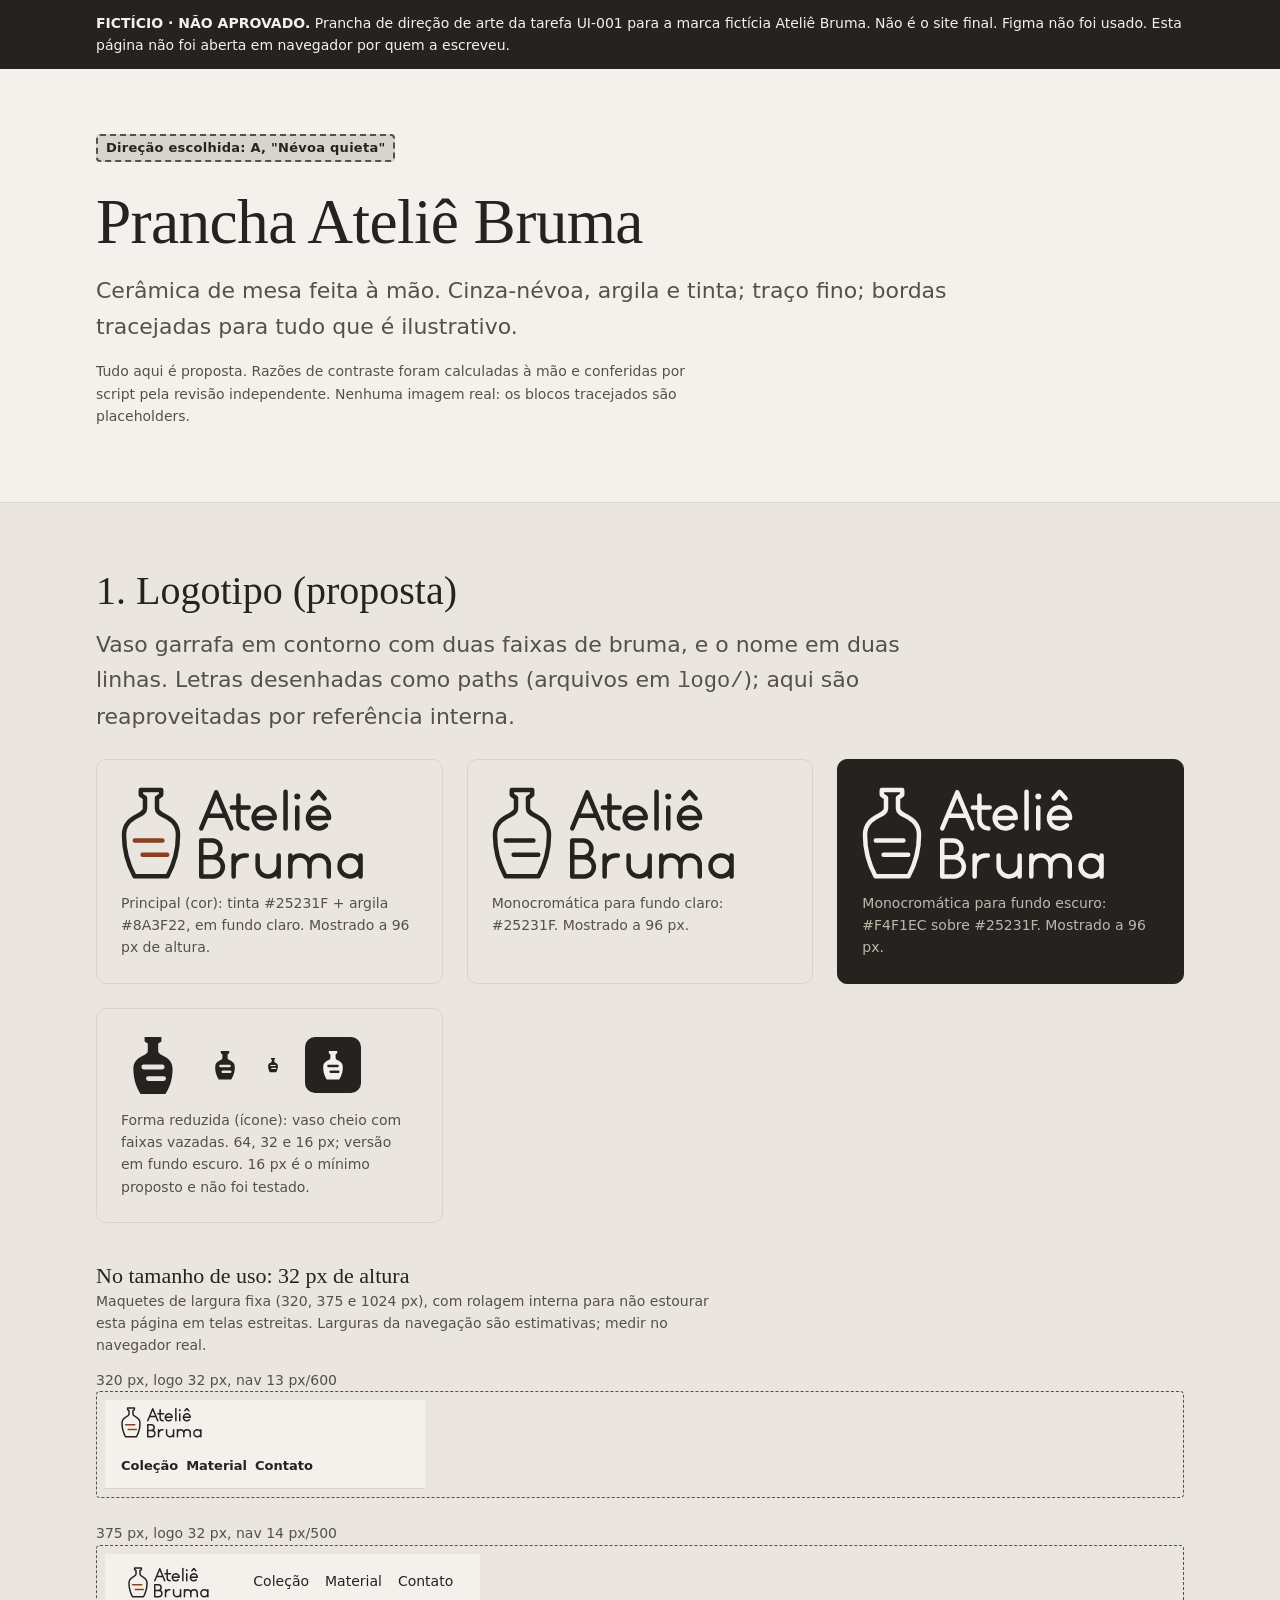
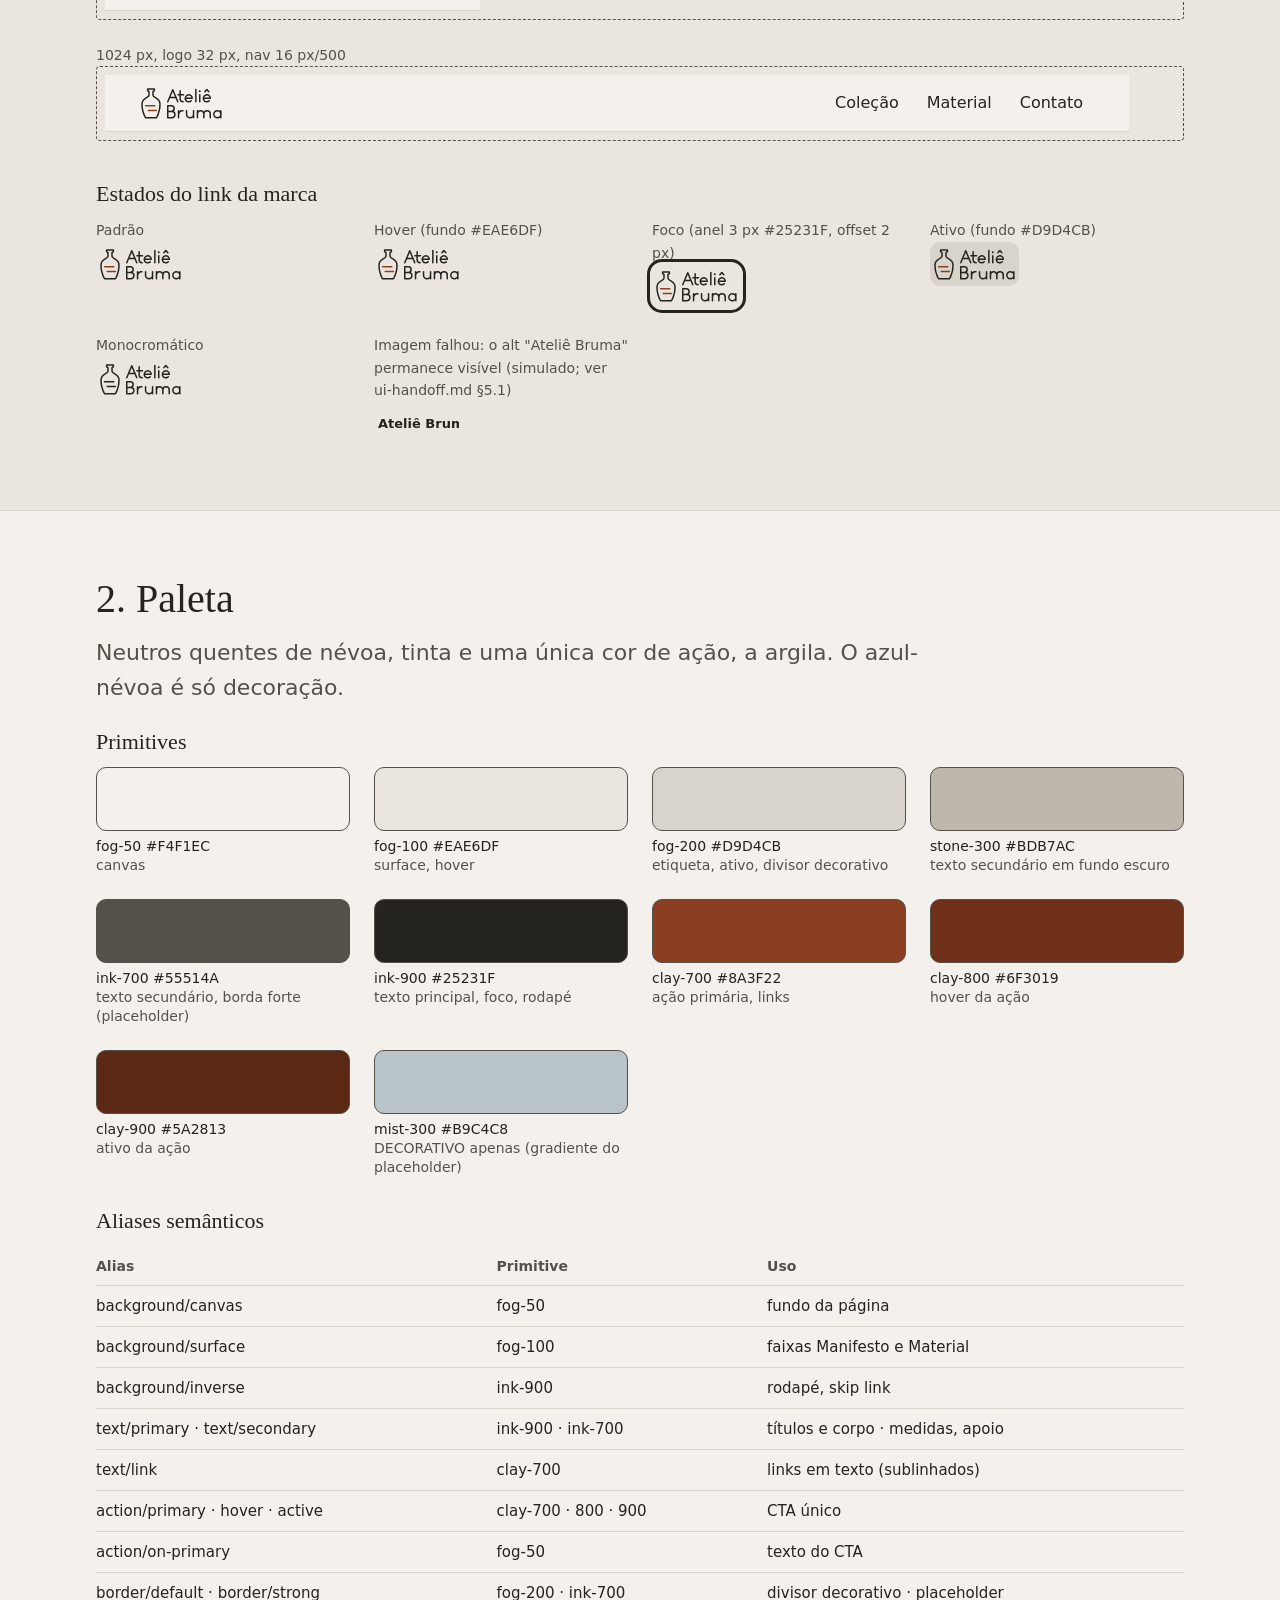
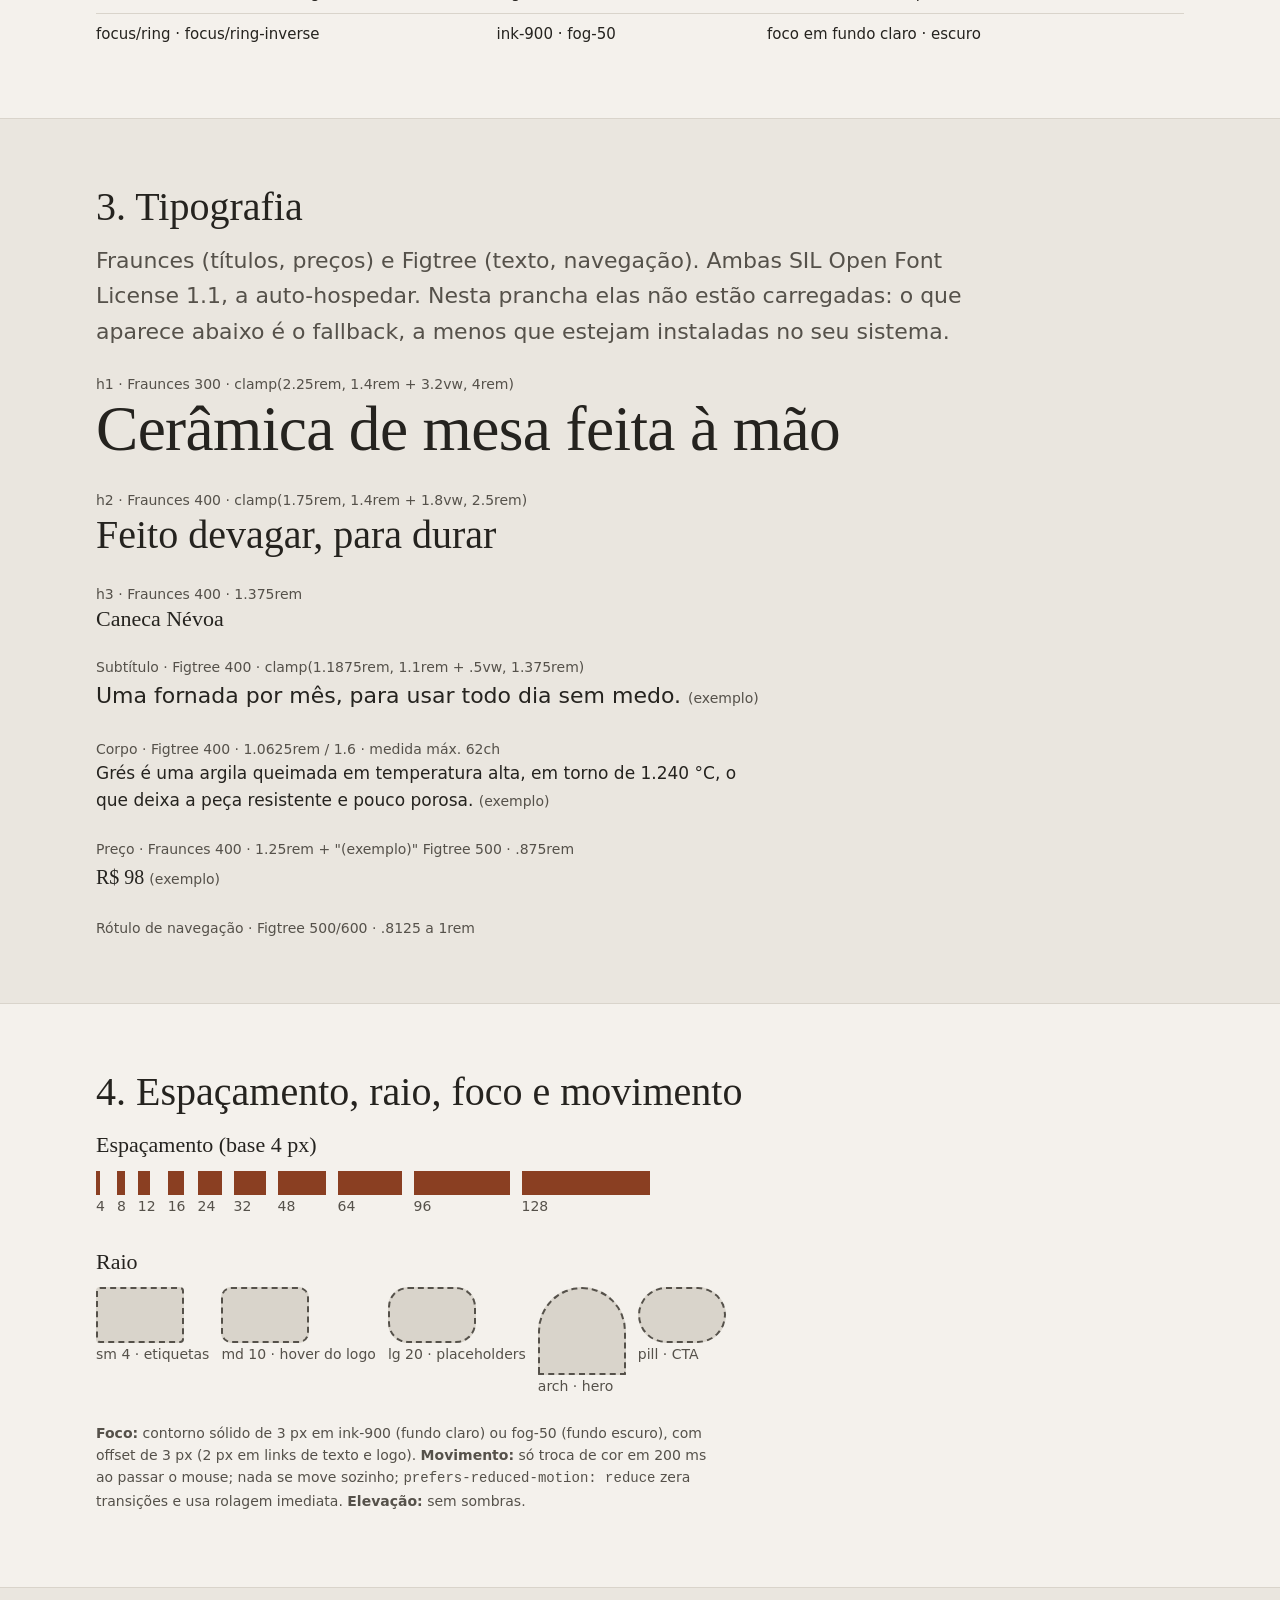
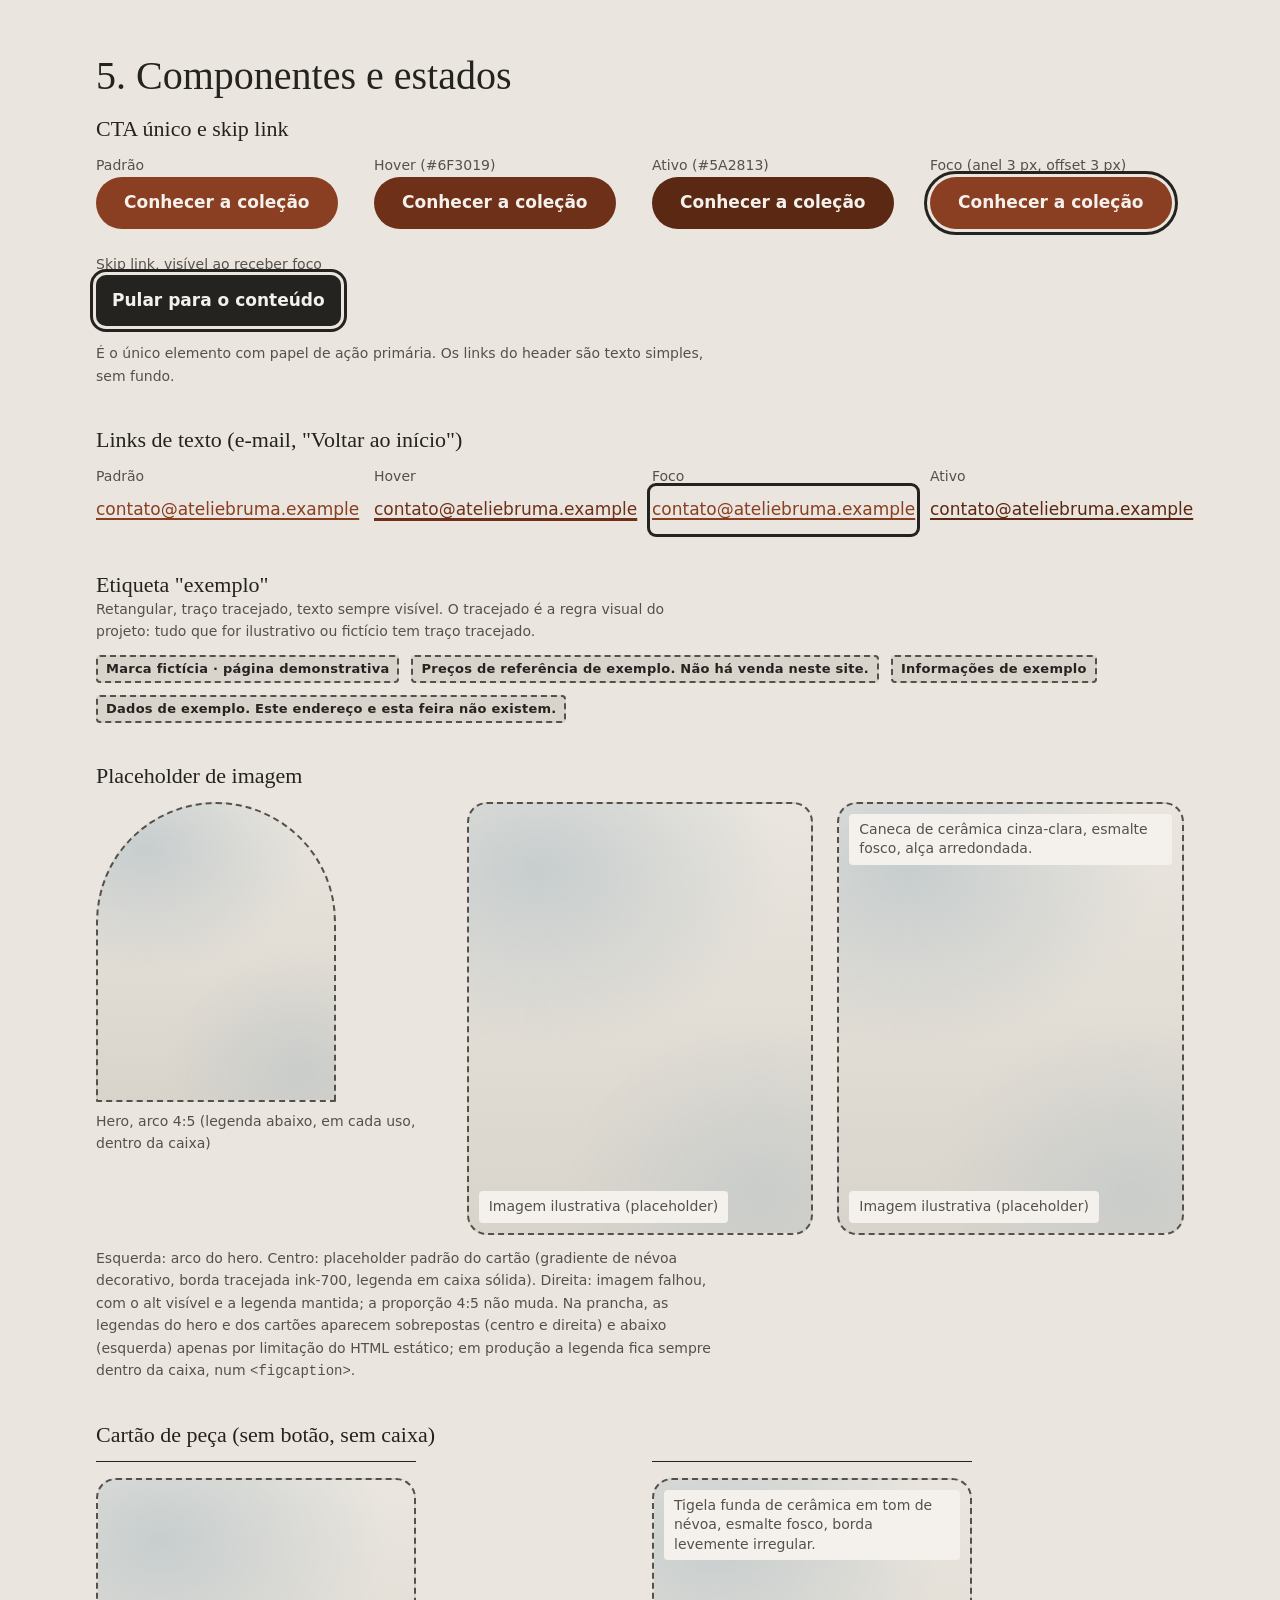
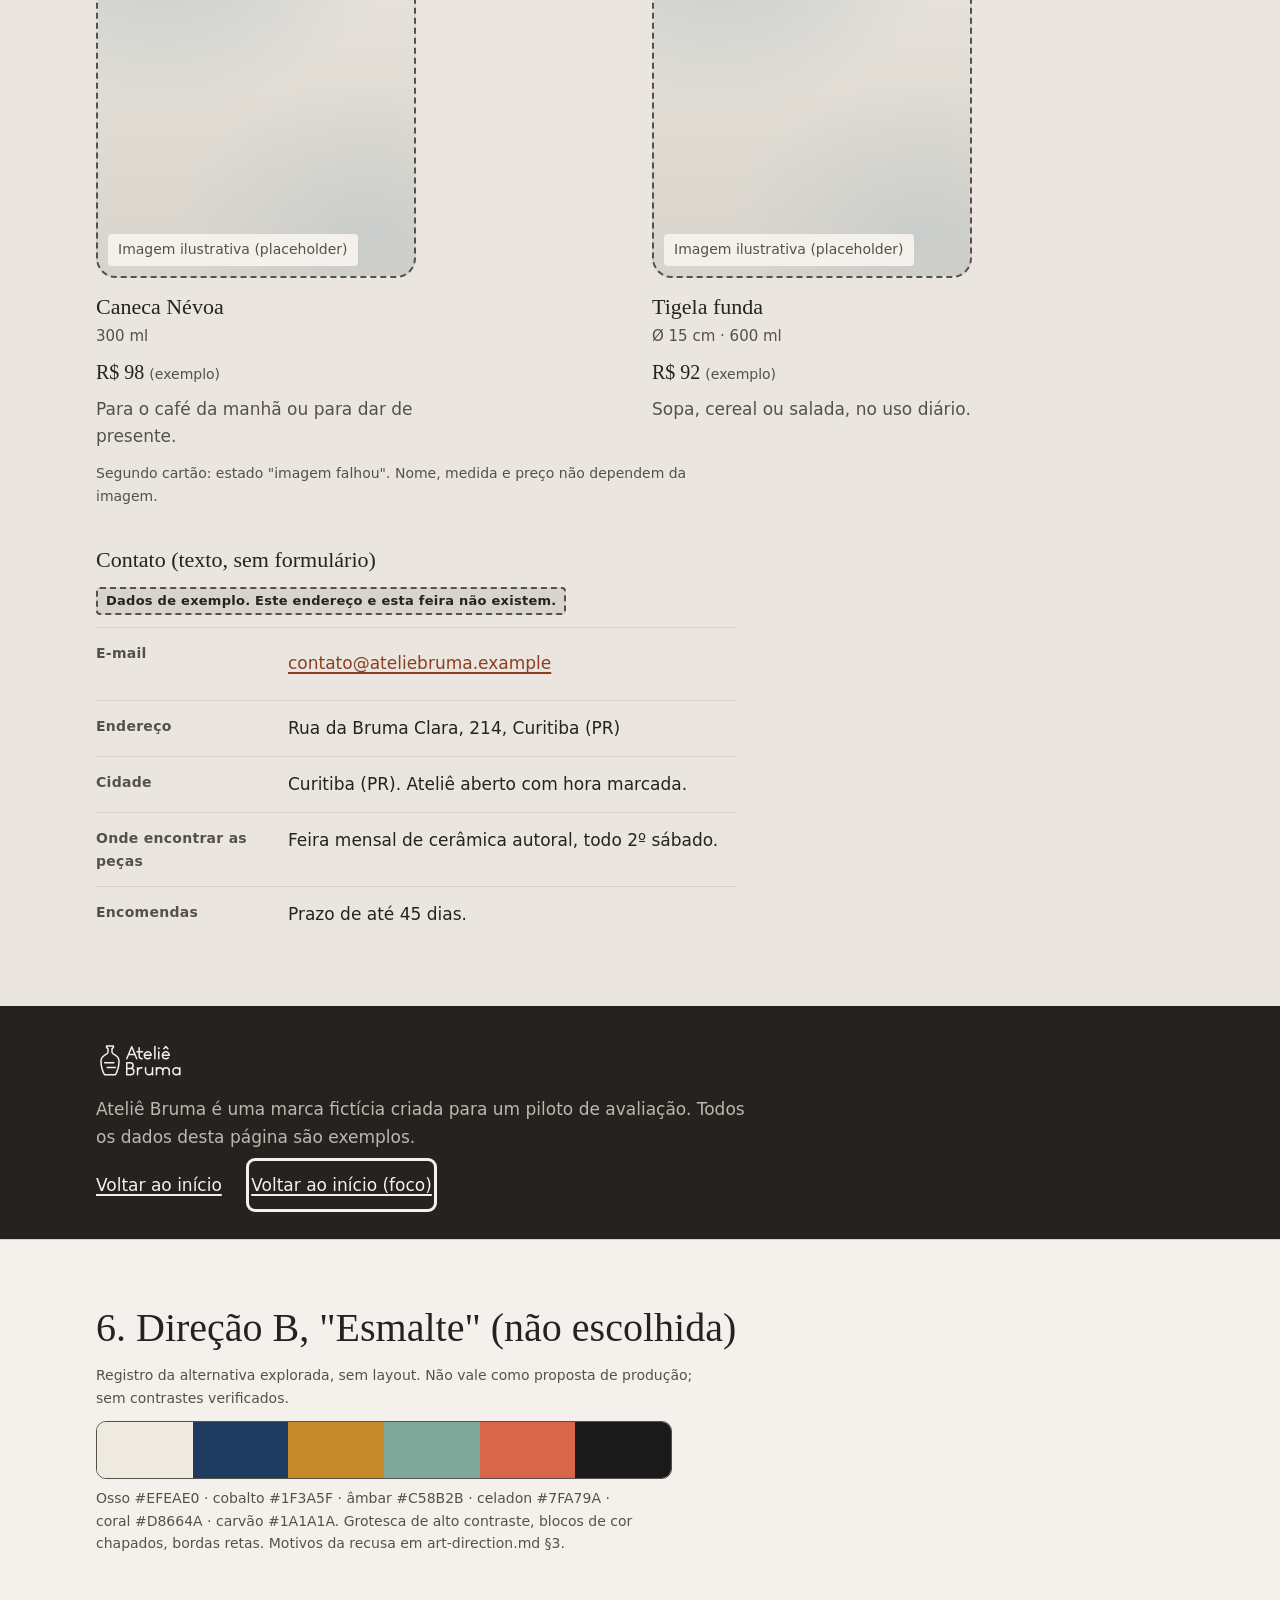
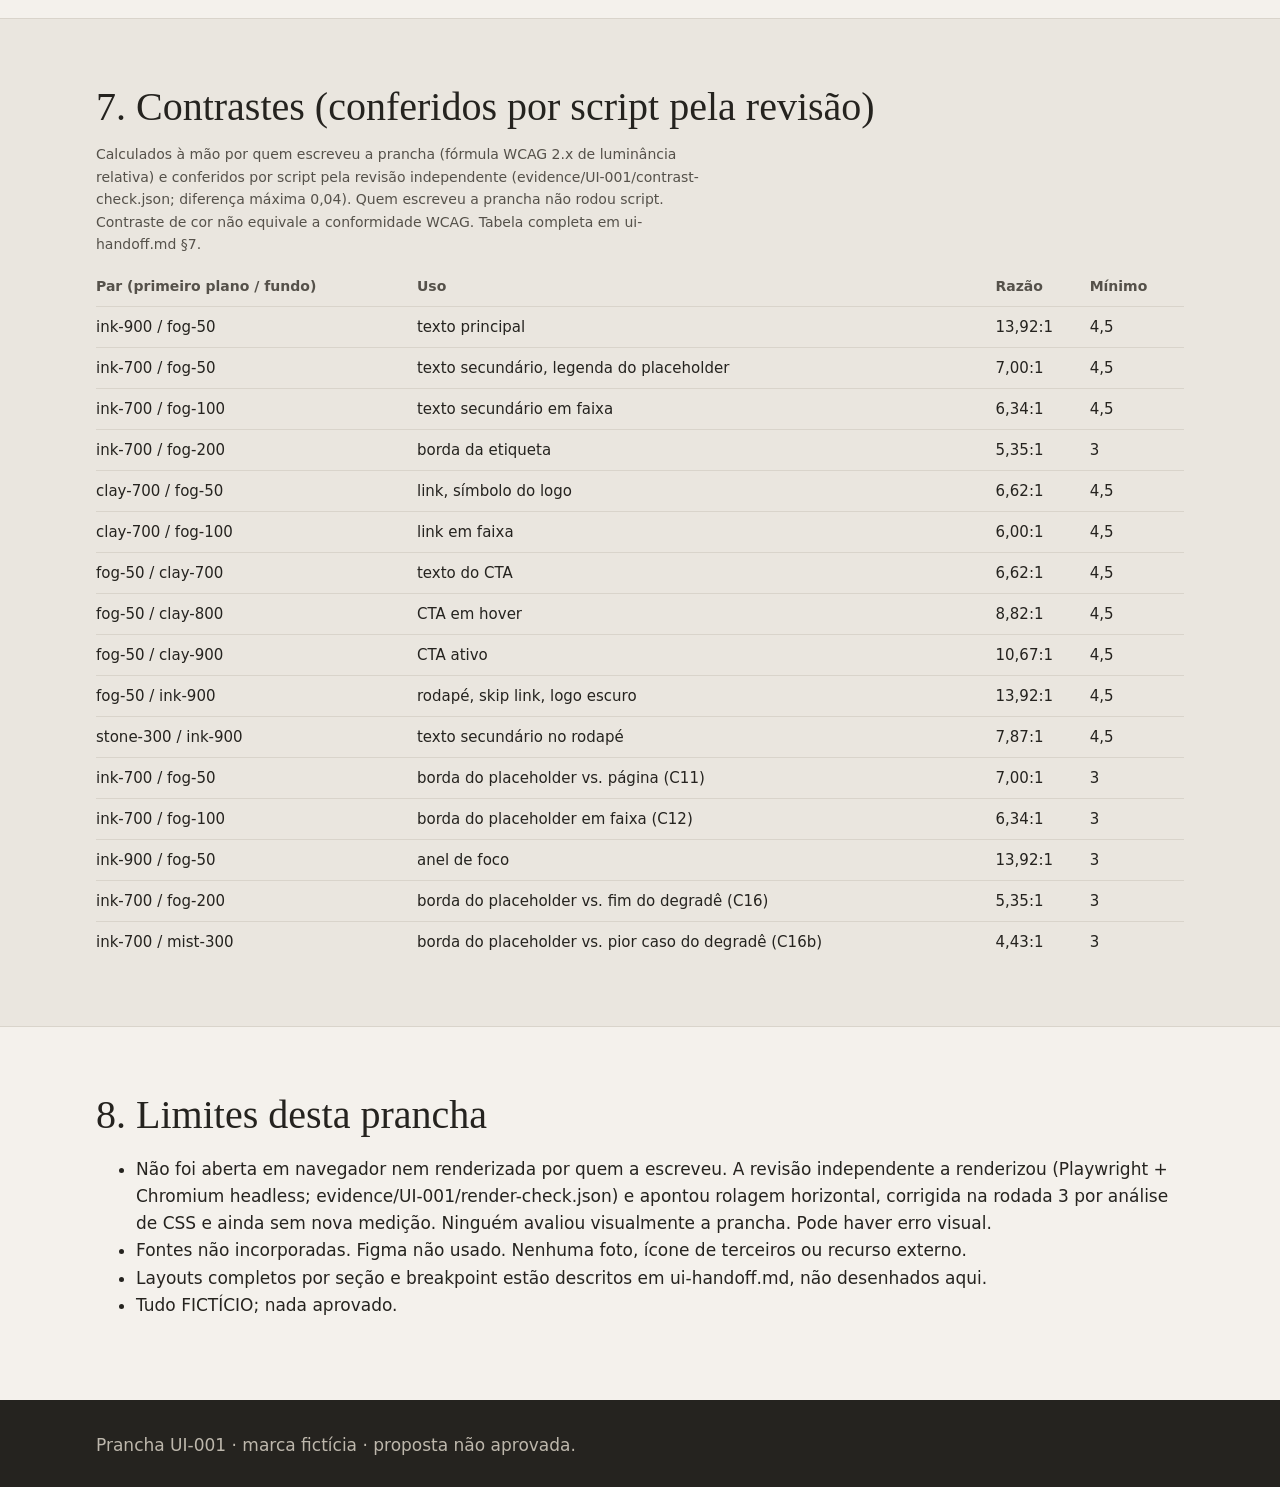
<file: docs/ui/preview.html>
<!doctype html>
<html lang="pt-BR">
<head>
<meta charset="utf-8">
<meta name="viewport" content="width=device-width, initial-scale=1">
<title>Prancha Ateliê Bruma (UI-001, fictícia)</title>
<meta name="robots" content="noindex">
<style>
/* Prancha ESTÁTICA de direção de arte. Não é o site final. Sem JS, sem recursos externos.
   Marca FICTÍCIA; proposta NÃO APROVADA. Tokens copiados de tokens.css (sincronia manual).
   As fontes Fraunces e Figtree NÃO são carregadas aqui: sem elas instaladas localmente, o navegador usa o fallback. */
:root{
  --fog-50:#F4F1EC;--fog-100:#EAE6DF;--fog-200:#D9D4CB;--stone-300:#BDB7AC;
  --ink-700:#55514A;--ink-900:#25231F;--clay-700:#8A3F22;--clay-800:#6F3019;--clay-900:#5A2813;--mist-300:#B9C4C8;
  --font-display:"Fraunces","Iowan Old Style","Palatino Linotype",Georgia,serif;
  --font-text:"Figtree",system-ui,-apple-system,"Segoe UI",Roboto,sans-serif;
  --gutter:clamp(1rem,5vw,2rem);
  --size-h1:clamp(2.25rem,1.4rem + 3.2vw,4rem);
  --size-h2:clamp(1.75rem,1.4rem + 1.8vw,2.5rem);
  --size-lg:clamp(1.1875rem,1.1rem + 0.5vw,1.375rem);
}
*,*::before,*::after{box-sizing:border-box}
html{-webkit-text-size-adjust:100%}
body{margin:0;background:var(--fog-50);color:var(--ink-900);font:400 1.0625rem/1.6 var(--font-text)}
.sr-only{position:absolute;width:1px;height:1px;margin:-1px;padding:0;overflow:hidden;clip:rect(0 0 0 0);white-space:nowrap;border:0}
a{color:var(--clay-700);text-decoration:underline;text-decoration-thickness:2px;text-underline-offset:3px}
:focus-visible{outline:3px solid var(--ink-900);outline-offset:3px}
h1,h2,h3{font-family:var(--font-display);font-weight:400;margin:0;color:var(--ink-900)}
h1{font-size:var(--size-h1);line-height:1.1;letter-spacing:-0.01em;font-weight:300}
h2{font-size:var(--size-h2);line-height:1.2;font-weight:400}
h3{font-size:1.375rem;line-height:1.2}
p{margin:0 0 .75em;max-width:62ch}
.wrap{max-width:72rem;margin:0 auto;padding-inline:var(--gutter)}
.sec{padding-block:64px;border-top:1px solid var(--fog-200)}
.sec--surface{background:var(--fog-100)}
.sec h2{margin-bottom:12px}
.lead{font-size:var(--size-lg);color:var(--ink-700);max-width:62ch}
.note{font-size:.875rem;color:var(--ink-700);max-width:70ch}
/* Correção de rolagem horizontal (rodada 3, por análise de CSS; precisa de nova medição):
   a trilha única de .grid era "auto" e os itens tinham min-width:auto, então a maquete de
   1024 px (dentro de .mockscroll) impunha ~1058 px de largura mínima à página.
   minmax(0,1fr) + min-width:0 deixam o item encolher e o overflow-x:auto de .mockscroll atuar. */
.grid{display:grid;gap:24px;grid-template-columns:minmax(0,1fr)}
.grid>*{min-width:0}
.g2{grid-template-columns:repeat(auto-fit,minmax(min(100%,19rem),1fr))}
.g3{grid-template-columns:repeat(auto-fit,minmax(min(100%,14rem),1fr))}
.tag{display:inline-block;background:var(--fog-200);color:var(--ink-900);border:2px dashed var(--ink-700);border-radius:4px;padding:3px 8px;font-size:.8125rem;line-height:1.4;font-weight:600;letter-spacing:.02em}
.top{background:var(--ink-900);color:var(--fog-50)}
.top .wrap{padding-block:12px;font-size:.875rem;font-weight:500}
.top strong{font-weight:600}

/* Logo */
.logo{display:block;flex:none}
.logo--lg{width:243px;height:96px}
.logo--md{width:162px;height:64px}
.tile{border:1px solid var(--fog-200);border-radius:10px;padding:24px;display:flex;flex-direction:column;gap:12px;align-items:flex-start;min-width:0}
.tile--dark{background:var(--ink-900);color:var(--fog-50);border-color:var(--ink-900)}
.tile--dark .cap{color:var(--stone-300)}
.tile--surface{background:var(--fog-100)}
.cap{font-size:.875rem;color:var(--ink-700);margin:0}
.c-ink{color:var(--ink-900);--logo-accent:var(--clay-700)}
.c-mono{color:var(--ink-900);--logo-accent:var(--ink-900)}
.c-inv{color:var(--fog-50);--logo-accent:var(--fog-50)}

/* Maquetes de header */
.mockscroll{overflow-x:auto;max-width:100%;min-width:0;border:1px dashed var(--ink-700);border-radius:4px;padding:8px;background:var(--fog-100)}
.mock{background:var(--fog-50);border-bottom:1px solid var(--fog-200)}
.hdr{display:flex;flex-wrap:wrap;align-items:center;justify-content:space-between;min-height:56px;padding-inline:12px;gap:0 8px}
.brand{display:inline-flex;align-items:center;min-height:44px;min-width:44px;padding:6px 4px;border-radius:10px;color:var(--ink-900);--logo-accent:var(--clay-700);text-decoration:none}
.brand:hover,.brand.is-hover{background:var(--fog-100)}
.brand:active,.brand.is-active{background:var(--fog-200)}
.brand.is-focus{outline:3px solid var(--ink-900);outline-offset:2px}
.nav{display:flex;gap:0}
.nav a{display:inline-flex;align-items:center;min-height:44px;padding-inline:4px;font-size:.8125rem;font-weight:600;color:var(--ink-900);text-decoration:none;border-radius:4px}
.nav a:hover,.nav a.is-hover{text-decoration:underline;text-decoration-color:var(--clay-700);text-decoration-thickness:2px;text-underline-offset:6px}
.nav a.is-focus{outline:3px solid var(--ink-900);outline-offset:2px}
.mock--375 .hdr{padding-inline:18.75px}
.mock--375 .nav a{font-size:.875rem;font-weight:500;padding-inline:8px}
.mock--wide .hdr{padding-inline:32px}
.mock--wide .nav a{font-size:1rem;font-weight:500;padding-inline:14px}

/* Botão / CTA */
.btn{display:inline-flex;align-items:center;justify-content:center;min-height:52px;min-width:44px;padding:0 28px;border-radius:999px;border:0;background:var(--clay-700);color:var(--fog-50);font:600 1.0625rem/1.2 var(--font-text);text-decoration:none;cursor:pointer;transition:background-color 200ms cubic-bezier(.2,0,0,1)}
.btn:hover,.btn.is-hover{background:var(--clay-800)}
.btn:active,.btn.is-active{background:var(--clay-900)}
.btn.is-focus,.btn:focus-visible{outline:3px solid var(--ink-900);outline-offset:3px}

/* Links */
.lnk{display:inline-flex;align-items:center;min-height:44px;font-weight:500}
.lnk.is-hover{color:var(--clay-800);text-decoration-thickness:3px}
.lnk.is-active{color:var(--clay-900)}
.lnk.is-focus{outline:3px solid var(--ink-900);outline-offset:2px;border-radius:4px}

/* Skip link visível */
.skip{display:inline-block;background:var(--ink-900);color:var(--fog-50);padding:12px 16px;border-radius:10px;font-weight:600;text-decoration:none;outline:3px solid var(--ink-900);outline-offset:3px}

/* Placeholder */
.ph{position:relative;aspect-ratio:4/5;width:100%;border:2px dashed var(--ink-700);border-radius:20px;overflow:hidden;
  background:
   radial-gradient(120% 70% at 20% 15%,rgba(185,196,200,.7),transparent 60%),
   radial-gradient(90% 60% at 85% 90%,rgba(185,196,200,.5),transparent 65%),
   linear-gradient(180deg,var(--fog-100),var(--fog-200))}
.ph--arch{border-radius:999px 999px 10px 10px}
.ph__cap{position:absolute;left:12px;bottom:12px;right:12px;width:fit-content;max-width:calc(100% - 24px);background:var(--fog-50);color:var(--ink-700);border-radius:4px;padding:6px 10px;font-size:.875rem;line-height:1.4}
.ph__alt{position:absolute;left:12px;top:12px;width:fit-content;max-width:calc(100% - 24px);background:var(--fog-50);color:var(--ink-700);border-radius:4px;padding:6px 10px;font-size:.875rem;line-height:1.4}
.ph--sm{max-width:15rem}
.fig{margin:0}

/* Cartão de peça (sem caixa) */
.card{border-top:1px solid var(--ink-900);padding-top:16px;max-width:20rem}
.card h3{margin:16px 0 4px}
.card .meas{color:var(--ink-700);font-size:.9375rem;margin:0 0 8px}
.card .price{font-family:var(--font-display);font-size:1.25rem;margin:0 0 8px;color:var(--ink-900)}
.card .price small{font:500 .875rem/1.4 var(--font-text);color:var(--ink-700)}
.card .use{color:var(--ink-700);margin:0}

/* Contato */
.dl{display:grid;gap:0;max-width:40rem;margin:0;grid-template-columns:minmax(0,1fr)}
.dl>div{display:grid;gap:2px;padding:14px 0;border-top:1px solid var(--fog-200);min-width:0;grid-template-columns:minmax(0,1fr)}
.dl dd{overflow-wrap:anywhere}
.dl dt{font-size:.875rem;font-weight:600;color:var(--ink-700);letter-spacing:.02em}
.dl dd{margin:0}
@media (min-width:768px){.dl div{grid-template-columns:11rem 1fr;gap:16px}}

/* Rodapé */
.foot{background:var(--ink-900);color:var(--fog-50);padding:32px 0}
.foot p{color:var(--stone-300)}
.foot .lnk{color:var(--fog-50)}
.foot .lnk.is-focus{outline-color:var(--fog-50)}
.foot .brand{color:var(--fog-50);--logo-accent:var(--fog-50)}

/* Paleta */
.sw{margin:0}
.sw__c{height:64px;border-radius:10px;border:1px solid var(--ink-700)}
.sw figcaption{font-size:.875rem;line-height:1.35;margin-top:6px;color:var(--ink-900)}
.sw figcaption span{display:block;color:var(--ink-700)}

/* Escala */
.bars{display:flex;flex-wrap:wrap;gap:12px;align-items:flex-end}
.bar{background:var(--clay-700);height:24px}
.rad{width:88px;height:56px;background:var(--fog-200);border:2px dashed var(--ink-700)}

/* Tabela */
.tbl{width:100%;border-collapse:collapse;font-size:.9375rem}
.tbl caption{text-align:left;font-weight:600;padding-bottom:8px}
.tbl th,.tbl td{border-top:1px solid var(--fog-200);padding:8px 10px 8px 0;text-align:left;vertical-align:top}
.tbl thead th{border-top:0;color:var(--ink-700);font-size:.875rem}
.tblwrap{overflow-x:auto;max-width:100%}
.tbl td:nth-child(3){white-space:nowrap}

.dirb{display:flex;flex-wrap:wrap;gap:0;border:1px solid var(--ink-700);border-radius:10px;overflow:hidden;max-width:36rem}
.dirb span{flex:1 1 4rem;height:56px}
@media (prefers-reduced-motion:reduce){*{transition:none!important;animation:none!important;scroll-behavior:auto!important}}
</style>
</head>
<body id="topo">

<!-- Símbolos internos (sem recurso externo). Cores via currentColor e --logo-accent. -->
<svg width="0" height="0" style="position:absolute" aria-hidden="true" focusable="false">
  <defs>
    <symbol id="lg-main" viewBox="0 0 81 32">
      <g fill="none" stroke="currentColor" stroke-width="1.5" stroke-linecap="round" stroke-linejoin="round">
        <path d="M6.6 2H13.4V3.6L12 4.6V8.2C12 11 19 10.5 19 17C19 23.5 17 28 15.5 30.75H4.5C3 28 1 23.5 1 17C1 10.5 8 11 8 8.2V4.6L6.6 3.6Z"/>
        <path d="M4.6 18.8H13.8M7.2 23.6H15.4" style="stroke:var(--logo-accent,currentColor)"/>
        <g transform="translate(26.75 0)">
          <path d="M0 14.8L5 2.8L10 14.8M1.75 10.6H8.25"/>
          <path transform="translate(10.2 0)" d="M2.2 3.8V11.8A3 3 0 0 0 5.2 14.8M0 7.8H5.6"/>
          <path transform="translate(17.5 0)" d="M0 11.3H7A3.5 3.5 0 1 0 5.975 13.775"/>
          <path transform="translate(28.1 0)" d="M0 2.6V14.8"/>
          <g transform="translate(32 0)"><path d="M0 7.8V14.8"/><circle cx="0" cy="4.2" r="1" fill="currentColor" stroke="none"/></g>
          <path transform="translate(35.6 0)" d="M0 11.3H7A3.5 3.5 0 1 0 5.975 13.775M1.5 4.8L3.5 2.6L5.5 4.8"/>
          <path d="M0 18.8V30.8M0 18.8H3.6A2.8 2.8 0 0 1 3.6 24.4H0M0 24.4H4A3.2 3.2 0 0 1 4 30.8H0"/>
          <path transform="translate(10.8 0)" d="M0 23.8V30.8M0 27.4A3.6 3.6 0 0 1 3.6 23.8H4.4"/>
          <path transform="translate(18.8 0)" d="M0 23.8V27.3A3.5 3.5 0 0 0 7 27.3M7 23.8V30.8"/>
          <path transform="translate(29.7 0)" d="M0 23.8V30.8M0 27A3.2 3.2 0 0 1 6.4 27V30.8M6.4 27A3.2 3.2 0 0 1 12.8 27V30.8"/>
          <path transform="translate(46.1 0)" d="M7 27.3A3.5 3.5 0 1 0 0 27.3A3.5 3.5 0 1 0 7 27.3M7 23.8V30.8"/>
        </g>
      </g>
    </symbol>
    <symbol id="lg-icon" viewBox="0 0 32 32">
      <path fill="currentColor" fill-rule="evenodd" d="M11.8 2H20.2V4.2L18.6 5.2V9C18.6 11.8 25.8 11.2 25.8 18C25.8 24 23.8 28 22.2 30.5H9.8C8.2 28 6.2 24 6.2 18C6.2 11.2 13.4 11.8 13.4 9V5.2L11.8 4.2ZM11.4 15.8H20.6A1.2 1.2 0 0 1 20.6 18.2H11.4A1.2 1.2 0 0 1 11.4 15.8ZM13.7 21.6H21.3A1.2 1.2 0 0 1 21.3 24H13.7A1.2 1.2 0 0 1 13.7 21.6Z"/>
    </symbol>
  </defs>
</svg>

<header class="top">
  <div class="wrap">
    <strong>FICTÍCIO · NÃO APROVADO.</strong> Prancha de direção de arte da tarefa UI-001 para a marca fictícia Ateliê Bruma. Não é o site final. Figma não foi usado. Esta página não foi aberta em navegador por quem a escreveu.
  </div>
</header>

<main>
<section class="sec" style="border-top:0" aria-labelledby="t-intro">
  <div class="wrap">
    <p class="tag">Direção escolhida: A, "Névoa quieta"</p>
    <h1 id="t-intro" style="margin-top:16px">Prancha Ateliê Bruma</h1>
    <p class="lead" style="margin-top:16px">Cerâmica de mesa feita à mão. Cinza-névoa, argila e tinta; traço fino; bordas tracejadas para tudo que é ilustrativo.</p>
    <p class="note">Tudo aqui é proposta. Razões de contraste foram calculadas à mão e conferidas por script pela revisão independente. Nenhuma imagem real: os blocos tracejados são placeholders.</p>
  </div>
</section>

<!-- 1. LOGOTIPO -->
<section class="sec sec--surface" aria-labelledby="t-logo">
  <div class="wrap">
    <h2 id="t-logo">1. Logotipo (proposta)</h2>
    <p class="lead">Vaso garrafa em contorno com duas faixas de bruma, e o nome em duas linhas. Letras desenhadas como paths (arquivos em <code>logo/</code>); aqui são reaproveitadas por referência interna.</p>
    <div class="grid g2" style="margin-top:24px">
      <div class="tile">
        <svg class="logo logo--lg c-ink" viewBox="0 0 81 32" role="img" aria-label="Ateliê Bruma"><use href="#lg-main"/></svg>
        <p class="cap">Principal (cor): tinta #25231F + argila #8A3F22, em fundo claro. Mostrado a 96 px de altura.</p>
      </div>
      <div class="tile">
        <svg class="logo logo--lg c-mono" viewBox="0 0 81 32" role="img" aria-label="Ateliê Bruma"><use href="#lg-main"/></svg>
        <p class="cap">Monocromática para fundo claro: #25231F. Mostrado a 96 px.</p>
      </div>
      <div class="tile tile--dark">
        <svg class="logo logo--lg c-inv" viewBox="0 0 81 32" role="img" aria-label="Ateliê Bruma"><use href="#lg-main"/></svg>
        <p class="cap">Monocromática para fundo escuro: #F4F1EC sobre #25231F. Mostrado a 96 px.</p>
      </div>
      <div class="tile">
        <div style="display:flex;gap:24px;align-items:center;flex-wrap:wrap">
          <svg class="c-mono" width="64" height="64" viewBox="0 0 32 32" role="img" aria-label="Ateliê Bruma"><use href="#lg-icon"/></svg>
          <svg class="c-mono" width="32" height="32" viewBox="0 0 32 32" role="img" aria-label="Ateliê Bruma"><use href="#lg-icon"/></svg>
          <svg class="c-mono" width="16" height="16" viewBox="0 0 32 32" role="img" aria-label="Ateliê Bruma"><use href="#lg-icon"/></svg>
          <span style="background:var(--ink-900);padding:12px;border-radius:10px;display:inline-flex"><svg class="c-inv" width="32" height="32" viewBox="0 0 32 32" role="img" aria-label="Ateliê Bruma"><use href="#lg-icon"/></svg></span>
        </div>
        <p class="cap">Forma reduzida (ícone): vaso cheio com faixas vazadas. 64, 32 e 16 px; versão em fundo escuro. 16 px é o mínimo proposto e não foi testado.</p>
      </div>
    </div>

    <h3 style="margin-top:40px">No tamanho de uso: 32 px de altura</h3>
    <p class="note">Maquetes de largura fixa (320, 375 e 1024 px), com rolagem interna para não estourar esta página em telas estreitas. Larguras da navegação são estimativas; medir no navegador real.</p>
    <div class="grid" style="margin-top:12px">
      <div>
        <p class="cap">320 px, logo 32 px, nav 13 px/600</p>
        <div class="mockscroll"><div class="mock" style="width:320px">
          <div class="hdr">
            <a class="brand" href="#topo"><svg class="logo c-ink" width="81" height="32" viewBox="0 0 81 32" aria-hidden="true"><use href="#lg-main"/></svg><span class="sr-only">Ateliê Bruma, início</span></a>
            <nav class="nav" aria-label="Principal (maquete 320)"><a href="#c">Coleção</a><a href="#m">Material</a><a href="#ct">Contato</a></nav>
          </div>
        </div></div>
      </div>
      <div>
        <p class="cap">375 px, logo 32 px, nav 14 px/500</p>
        <div class="mockscroll"><div class="mock mock--375" style="width:375px">
          <div class="hdr">
            <a class="brand" href="#topo"><svg class="logo c-ink" width="81" height="32" viewBox="0 0 81 32" aria-hidden="true"><use href="#lg-main"/></svg><span class="sr-only">Ateliê Bruma, início</span></a>
            <nav class="nav" aria-label="Principal (maquete 375)"><a href="#c">Coleção</a><a href="#m">Material</a><a href="#ct">Contato</a></nav>
          </div>
        </div></div>
      </div>
      <div>
        <p class="cap">1024 px, logo 32 px, nav 16 px/500</p>
        <div class="mockscroll"><div class="mock mock--wide" style="width:1024px">
          <div class="hdr">
            <a class="brand" href="#topo"><svg class="logo c-ink" width="81" height="32" viewBox="0 0 81 32" aria-hidden="true"><use href="#lg-main"/></svg><span class="sr-only">Ateliê Bruma, início</span></a>
            <nav class="nav" aria-label="Principal (maquete 1024)"><a href="#c">Coleção</a><a href="#m">Material</a><a href="#ct">Contato</a></nav>
          </div>
        </div></div>
      </div>
    </div>

    <h3 style="margin-top:40px">Estados do link da marca</h3>
    <div class="grid g3" style="margin-top:12px">
      <div><p class="cap">Padrão</p><a class="brand" href="#topo"><svg class="logo c-ink" width="81" height="32" viewBox="0 0 81 32" aria-hidden="true"><use href="#lg-main"/></svg><span class="sr-only">Ateliê Bruma, início</span></a></div>
      <div><p class="cap">Hover (fundo #EAE6DF)</p><a class="brand is-hover" href="#topo"><svg class="logo c-ink" width="81" height="32" viewBox="0 0 81 32" aria-hidden="true"><use href="#lg-main"/></svg><span class="sr-only">Ateliê Bruma, início</span></a></div>
      <div><p class="cap">Foco (anel 3 px #25231F, offset 2 px)</p><a class="brand is-focus" href="#topo"><svg class="logo c-ink" width="81" height="32" viewBox="0 0 81 32" aria-hidden="true"><use href="#lg-main"/></svg><span class="sr-only">Ateliê Bruma, início</span></a></div>
      <div><p class="cap">Ativo (fundo #D9D4CB)</p><a class="brand is-active" href="#topo"><svg class="logo c-ink" width="81" height="32" viewBox="0 0 81 32" aria-hidden="true"><use href="#lg-main"/></svg><span class="sr-only">Ateliê Bruma, início</span></a></div>
      <div><p class="cap">Monocromático</p><a class="brand" style="--logo-accent:var(--ink-900)" href="#topo"><svg class="logo c-mono" width="81" height="32" viewBox="0 0 81 32" aria-hidden="true"><use href="#lg-main"/></svg><span class="sr-only">Ateliê Bruma, início</span></a></div>
      <div>
        <p class="cap">Imagem falhou: o alt "Ateliê Bruma" permanece visível (simulado; ver ui-handoff.md §5.1)</p>
        <a class="brand" href="#topo"><span style="display:block;width:81px;height:32px;overflow:hidden;font:600 13px/32px var(--font-text);color:var(--ink-900);white-space:nowrap">Ateliê Bruma</span><span class="sr-only">, início</span></a>
      </div>
    </div>
  </div>
</section>

<!-- 2. PALETA -->
<section class="sec" aria-labelledby="t-cor">
  <div class="wrap">
    <h2 id="t-cor">2. Paleta</h2>
    <p class="lead">Neutros quentes de névoa, tinta e uma única cor de ação, a argila. O azul-névoa é só decoração.</p>
    <h3 style="margin-top:24px">Primitives</h3>
    <div class="grid g3" style="margin-top:12px">
      <figure class="sw"><div class="sw__c" style="background:#F4F1EC"></div><figcaption>fog-50 #F4F1EC<span>canvas</span></figcaption></figure>
      <figure class="sw"><div class="sw__c" style="background:#EAE6DF"></div><figcaption>fog-100 #EAE6DF<span>surface, hover</span></figcaption></figure>
      <figure class="sw"><div class="sw__c" style="background:#D9D4CB"></div><figcaption>fog-200 #D9D4CB<span>etiqueta, ativo, divisor decorativo</span></figcaption></figure>
      <figure class="sw"><div class="sw__c" style="background:#BDB7AC"></div><figcaption>stone-300 #BDB7AC<span>texto secundário em fundo escuro</span></figcaption></figure>
      <figure class="sw"><div class="sw__c" style="background:#55514A"></div><figcaption>ink-700 #55514A<span>texto secundário, borda forte (placeholder)</span></figcaption></figure>
      <figure class="sw"><div class="sw__c" style="background:#25231F"></div><figcaption>ink-900 #25231F<span>texto principal, foco, rodapé</span></figcaption></figure>
      <figure class="sw"><div class="sw__c" style="background:#8A3F22"></div><figcaption>clay-700 #8A3F22<span>ação primária, links</span></figcaption></figure>
      <figure class="sw"><div class="sw__c" style="background:#6F3019"></div><figcaption>clay-800 #6F3019<span>hover da ação</span></figcaption></figure>
      <figure class="sw"><div class="sw__c" style="background:#5A2813"></div><figcaption>clay-900 #5A2813<span>ativo da ação</span></figcaption></figure>
      <figure class="sw"><div class="sw__c" style="background:#B9C4C8"></div><figcaption>mist-300 #B9C4C8<span>DECORATIVO apenas (gradiente do placeholder)</span></figcaption></figure>
    </div>
    <h3 style="margin-top:32px">Aliases semânticos</h3>
    <div class="tblwrap" style="margin-top:12px">
    <table class="tbl">
      <thead><tr><th scope="col">Alias</th><th scope="col">Primitive</th><th scope="col">Uso</th></tr></thead>
      <tbody>
        <tr><td>background/canvas</td><td>fog-50</td><td>fundo da página</td></tr>
        <tr><td>background/surface</td><td>fog-100</td><td>faixas Manifesto e Material</td></tr>
        <tr><td>background/inverse</td><td>ink-900</td><td>rodapé, skip link</td></tr>
        <tr><td>text/primary · text/secondary</td><td>ink-900 · ink-700</td><td>títulos e corpo · medidas, apoio</td></tr>
        <tr><td>text/link</td><td>clay-700</td><td>links em texto (sublinhados)</td></tr>
        <tr><td>action/primary · hover · active</td><td>clay-700 · 800 · 900</td><td>CTA único</td></tr>
        <tr><td>action/on-primary</td><td>fog-50</td><td>texto do CTA</td></tr>
        <tr><td>border/default · border/strong</td><td>fog-200 · ink-700</td><td>divisor decorativo · placeholder</td></tr>
        <tr><td>focus/ring · focus/ring-inverse</td><td>ink-900 · fog-50</td><td>foco em fundo claro · escuro</td></tr>
      </tbody>
    </table>
    </div>
  </div>
</section>

<!-- 3. TIPOGRAFIA -->
<section class="sec sec--surface" aria-labelledby="t-tipo">
  <div class="wrap">
    <h2 id="t-tipo">3. Tipografia</h2>
    <p class="lead">Fraunces (títulos, preços) e Figtree (texto, navegação). Ambas SIL Open Font License 1.1, a auto-hospedar. Nesta prancha elas não estão carregadas: o que aparece abaixo é o fallback, a menos que estejam instaladas no seu sistema.</p>
    <div style="margin-top:24px">
      <p class="cap">h1 · Fraunces 300 · clamp(2.25rem, 1.4rem + 3.2vw, 4rem)</p>
      <h1>Cerâmica de mesa feita à mão</h1>
      <p class="cap" style="margin-top:24px">h2 · Fraunces 400 · clamp(1.75rem, 1.4rem + 1.8vw, 2.5rem)</p>
      <h2 style="margin:0">Feito devagar, para durar</h2>
      <p class="cap" style="margin-top:24px">h3 · Fraunces 400 · 1.375rem</p>
      <h3>Caneca Névoa</h3>
      <p class="cap" style="margin-top:24px">Subtítulo · Figtree 400 · clamp(1.1875rem, 1.1rem + .5vw, 1.375rem)</p>
      <p class="lead" style="color:var(--ink-900)">Uma fornada por mês, para usar todo dia sem medo. <span style="color:var(--ink-700);font-size:.875rem">(exemplo)</span></p>
      <p class="cap" style="margin-top:24px">Corpo · Figtree 400 · 1.0625rem / 1.6 · medida máx. 62ch</p>
      <p>Grés é uma argila queimada em temperatura alta, em torno de 1.240 °C, o que deixa a peça resistente e pouco porosa. <span style="color:var(--ink-700);font-size:.875rem">(exemplo)</span></p>
      <p class="cap" style="margin-top:24px">Preço · Fraunces 400 · 1.25rem + "(exemplo)" Figtree 500 · .875rem</p>
      <p style="font-family:var(--font-display);font-size:1.25rem;margin:0">R$ 98 <span style="font:500 .875rem/1.4 var(--font-text);color:var(--ink-700)">(exemplo)</span></p>
      <p class="cap" style="margin-top:24px">Rótulo de navegação · Figtree 500/600 · .8125 a 1rem</p>
    </div>
  </div>
</section>

<!-- 4. ESCALAS -->
<section class="sec" aria-labelledby="t-esc">
  <div class="wrap">
    <h2 id="t-esc">4. Espaçamento, raio, foco e movimento</h2>
    <h3 style="margin-top:16px">Espaçamento (base 4 px)</h3>
    <div class="bars" style="margin-top:12px" role="img" aria-label="Barras de 4, 8, 12, 16, 24, 32, 48, 64, 96 e 128 pixels de largura">
      <div><div class="bar" style="width:4px"></div><p class="cap">4</p></div>
      <div><div class="bar" style="width:8px"></div><p class="cap">8</p></div>
      <div><div class="bar" style="width:12px"></div><p class="cap">12</p></div>
      <div><div class="bar" style="width:16px"></div><p class="cap">16</p></div>
      <div><div class="bar" style="width:24px"></div><p class="cap">24</p></div>
      <div><div class="bar" style="width:32px"></div><p class="cap">32</p></div>
      <div><div class="bar" style="width:48px"></div><p class="cap">48</p></div>
      <div><div class="bar" style="width:64px"></div><p class="cap">64</p></div>
      <div><div class="bar" style="width:96px"></div><p class="cap">96</p></div>
      <div><div class="bar" style="width:128px"></div><p class="cap">128</p></div>
    </div>
    <h3 style="margin-top:32px">Raio</h3>
    <div class="bars" style="margin-top:12px;align-items:flex-start">
      <div><div class="rad" style="border-radius:4px"></div><p class="cap">sm 4 · etiquetas</p></div>
      <div><div class="rad" style="border-radius:10px"></div><p class="cap">md 10 · hover do logo</p></div>
      <div><div class="rad" style="border-radius:20px"></div><p class="cap">lg 20 · placeholders</p></div>
      <div><div class="rad" style="border-radius:999px 999px 10px 10px;height:88px"></div><p class="cap">arch · hero</p></div>
      <div><div class="rad" style="border-radius:999px"></div><p class="cap">pill · CTA</p></div>
    </div>
    <p class="note" style="margin-top:24px"><strong>Foco:</strong> contorno sólido de 3 px em ink-900 (fundo claro) ou fog-50 (fundo escuro), com offset de 3 px (2 px em links de texto e logo). <strong>Movimento:</strong> só troca de cor em 200 ms ao passar o mouse; nada se move sozinho; <code>prefers-reduced-motion: reduce</code> zera transições e usa rolagem imediata. <strong>Elevação:</strong> sem sombras.</p>
  </div>
</section>

<!-- 5. COMPONENTES -->
<section class="sec sec--surface" aria-labelledby="t-comp">
  <div class="wrap">
    <h2 id="t-comp">5. Componentes e estados</h2>

    <h3 style="margin-top:16px">CTA único e skip link</h3>
    <div class="grid g3" style="margin-top:12px;align-items:start">
      <div><p class="cap">Padrão</p><a class="btn" href="#colecao-demo">Conhecer a coleção</a></div>
      <div><p class="cap">Hover (#6F3019)</p><a class="btn is-hover" href="#colecao-demo">Conhecer a coleção</a></div>
      <div><p class="cap">Ativo (#5A2813)</p><a class="btn is-active" href="#colecao-demo">Conhecer a coleção</a></div>
      <div><p class="cap">Foco (anel 3 px, offset 3 px)</p><a class="btn is-focus" href="#colecao-demo">Conhecer a coleção</a></div>
      <div><p class="cap">Skip link, visível ao receber foco</p><a class="skip" href="#topo">Pular para o conteúdo</a></div>
    </div>
    <p class="note" style="margin-top:16px">É o único elemento com papel de ação primária. Os links do header são texto simples, sem fundo.</p>

    <h3 style="margin-top:40px">Links de texto (e-mail, "Voltar ao início")</h3>
    <div class="grid g3" style="margin-top:12px">
      <div><p class="cap">Padrão</p><a class="lnk" href="#topo">contato@ateliebruma.example</a></div>
      <div><p class="cap">Hover</p><a class="lnk is-hover" href="#topo">contato@ateliebruma.example</a></div>
      <div><p class="cap">Foco</p><a class="lnk is-focus" href="#topo">contato@ateliebruma.example</a></div>
      <div><p class="cap">Ativo</p><a class="lnk is-active" href="#topo">contato@ateliebruma.example</a></div>
    </div>

    <h3 style="margin-top:40px">Etiqueta "exemplo"</h3>
    <p class="note">Retangular, traço tracejado, texto sempre visível. O tracejado é a regra visual do projeto: tudo que for ilustrativo ou fictício tem traço tracejado.</p>
    <div style="display:flex;flex-wrap:wrap;gap:12px;margin-top:12px">
      <span class="tag">Marca fictícia · página demonstrativa</span>
      <span class="tag">Preços de referência de exemplo. Não há venda neste site.</span>
      <span class="tag">Informações de exemplo</span>
      <span class="tag">Dados de exemplo. Este endereço e esta feira não existem.</span>
    </div>

    <h3 style="margin-top:40px">Placeholder de imagem</h3>
    <div class="grid g3" style="margin-top:12px;align-items:start">
      <figure class="fig"><div class="ph ph--arch ph--sm" role="img" aria-label="Mesa posta com caneca, xícara com pires e tigela de cerâmica cinza-clara, esmalte fosco, ilustração a ser substituída por foto do ateliê."></div><figcaption class="cap" style="margin-top:8px">Hero, arco 4:5 (legenda abaixo, em cada uso, dentro da caixa)</figcaption></figure>
      <figure class="fig" style="position:relative"><div class="ph" role="img" aria-label="Caneca de cerâmica cinza-clara, esmalte fosco, alça arredondada."></div><span class="ph__cap" style="left:12px;bottom:12px">Imagem ilustrativa (placeholder)</span></figure>
      <figure class="fig" style="position:relative"><div class="ph is-failed" role="img" aria-label="Caneca de cerâmica cinza-clara, esmalte fosco, alça arredondada."></div><span class="ph__alt">Caneca de cerâmica cinza-clara, esmalte fosco, alça arredondada.</span><span class="ph__cap">Imagem ilustrativa (placeholder)</span></figure>
    </div>
    <p class="note" style="margin-top:12px">Esquerda: arco do hero. Centro: placeholder padrão do cartão (gradiente de névoa decorativo, borda tracejada ink-700, legenda em caixa sólida). Direita: imagem falhou, com o alt visível e a legenda mantida; a proporção 4:5 não muda. Na prancha, as legendas do hero e dos cartões aparecem sobrepostas (centro e direita) e abaixo (esquerda) apenas por limitação do HTML estático; em produção a legenda fica sempre dentro da caixa, num <code>&lt;figcaption&gt;</code>.</p>

    <h3 style="margin-top:40px">Cartão de peça (sem botão, sem caixa)</h3>
    <div class="grid g3" style="margin-top:12px;align-items:start">
      <article class="card">
        <figure class="fig" style="position:relative"><div class="ph" role="img" aria-label="Caneca de cerâmica cinza-clara, esmalte fosco, alça arredondada."></div><span class="ph__cap">Imagem ilustrativa (placeholder)</span></figure>
        <h3>Caneca Névoa</h3>
        <p class="meas">300 ml</p>
        <p class="price">R$ 98 <small>(exemplo)</small></p>
        <p class="use">Para o café da manhã ou para dar de presente.</p>
      </article>
      <article class="card">
        <figure class="fig" style="position:relative"><div class="ph is-failed" role="img" aria-label="Tigela funda de cerâmica em tom de névoa, esmalte fosco, borda levemente irregular."></div><span class="ph__alt">Tigela funda de cerâmica em tom de névoa, esmalte fosco, borda levemente irregular.</span><span class="ph__cap">Imagem ilustrativa (placeholder)</span></figure>
        <h3>Tigela funda</h3>
        <p class="meas">Ø 15 cm · 600 ml</p>
        <p class="price">R$ 92 <small>(exemplo)</small></p>
        <p class="use">Sopa, cereal ou salada, no uso diário.</p>
      </article>
    </div>
    <p class="note" style="margin-top:12px">Segundo cartão: estado "imagem falhou". Nome, medida e preço não dependem da imagem.</p>

    <h3 style="margin-top:40px">Contato (texto, sem formulário)</h3>
    <div style="margin-top:12px"><span class="tag">Dados de exemplo. Este endereço e esta feira não existem.</span></div>
    <dl class="dl" style="margin-top:12px">
      <div><dt>E-mail</dt><dd><a class="lnk" href="#topo">contato@ateliebruma.example</a></dd></div>
      <div><dt>Endereço</dt><dd>Rua da Bruma Clara, 214, Curitiba (PR)</dd></div>
      <div><dt>Cidade</dt><dd>Curitiba (PR). Ateliê aberto com hora marcada.</dd></div>
      <div><dt>Onde encontrar as peças</dt><dd>Feira mensal de cerâmica autoral, todo 2º sábado.</dd></div>
      <div><dt>Encomendas</dt><dd>Prazo de até 45 dias.</dd></div>
    </dl>
  </div>
</section>

<section aria-labelledby="t-foot">
  <h2 id="t-foot" class="sr-only">Rodapé (maquete)</h2>
  <div class="foot">
    <div class="wrap">
      <a class="brand" href="#topo"><svg class="logo c-inv" width="81" height="32" viewBox="0 0 81 32" aria-hidden="true"><use href="#lg-main"/></svg><span class="sr-only">Ateliê Bruma, início</span></a>
      <p style="margin-top:12px">Ateliê Bruma é uma marca fictícia criada para um piloto de avaliação. Todos os dados desta página são exemplos.</p>
      <a class="lnk" href="#topo">Voltar ao início</a>
      <a class="lnk is-focus" style="margin-left:24px" href="#topo">Voltar ao início (foco)</a>
    </div>
  </div>
</section>

<!-- 6. DIREÇÃO NÃO ESCOLHIDA -->
<section class="sec" aria-labelledby="t-b">
  <div class="wrap">
    <h2 id="t-b">6. Direção B, "Esmalte" (não escolhida)</h2>
    <p class="note">Registro da alternativa explorada, sem layout. Não vale como proposta de produção; sem contrastes verificados.</p>
    <div class="dirb" style="margin-top:12px" role="img" aria-label="Faixa de seis cores da direção B: osso, cobalto, âmbar, verde-celadon, coral e quase preto">
      <span style="background:#EFEAE0"></span><span style="background:#1F3A5F"></span><span style="background:#C58B2B"></span><span style="background:#7FA79A"></span><span style="background:#D8664A"></span><span style="background:#1A1A1A"></span>
    </div>
    <p class="cap" style="margin-top:8px">Osso #EFEAE0 · cobalto #1F3A5F · âmbar #C58B2B · celadon #7FA79A · coral #D8664A · carvão #1A1A1A. Grotesca de alto contraste, blocos de cor chapados, bordas retas. Motivos da recusa em art-direction.md §3.</p>
  </div>
</section>

<!-- 7. CONTRASTES -->
<section class="sec sec--surface" aria-labelledby="t-ct">
  <div class="wrap">
    <h2 id="t-ct">7. Contrastes (conferidos por script pela revisão)</h2>
    <p class="note">Calculados à mão por quem escreveu a prancha (fórmula WCAG 2.x de luminância relativa) e conferidos por script pela revisão independente (evidence/UI-001/contrast-check.json; diferença máxima 0,04). Quem escreveu a prancha não rodou script. Contraste de cor não equivale a conformidade WCAG. Tabela completa em ui-handoff.md §7.</p>
    <div class="tblwrap" style="margin-top:12px">
    <table class="tbl">
      <thead><tr><th scope="col">Par (primeiro plano / fundo)</th><th scope="col">Uso</th><th scope="col">Razão</th><th scope="col">Mínimo</th></tr></thead>
      <tbody>
        <tr><td>ink-900 / fog-50</td><td>texto principal</td><td>13,92:1</td><td>4,5</td></tr>
        <tr><td>ink-700 / fog-50</td><td>texto secundário, legenda do placeholder</td><td>7,00:1</td><td>4,5</td></tr>
        <tr><td>ink-700 / fog-100</td><td>texto secundário em faixa</td><td>6,34:1</td><td>4,5</td></tr>
        <tr><td>ink-700 / fog-200</td><td>borda da etiqueta</td><td>5,35:1</td><td>3</td></tr>
        <tr><td>clay-700 / fog-50</td><td>link, símbolo do logo</td><td>6,62:1</td><td>4,5</td></tr>
        <tr><td>clay-700 / fog-100</td><td>link em faixa</td><td>6,00:1</td><td>4,5</td></tr>
        <tr><td>fog-50 / clay-700</td><td>texto do CTA</td><td>6,62:1</td><td>4,5</td></tr>
        <tr><td>fog-50 / clay-800</td><td>CTA em hover</td><td>8,82:1</td><td>4,5</td></tr>
        <tr><td>fog-50 / clay-900</td><td>CTA ativo</td><td>10,67:1</td><td>4,5</td></tr>
        <tr><td>fog-50 / ink-900</td><td>rodapé, skip link, logo escuro</td><td>13,92:1</td><td>4,5</td></tr>
        <tr><td>stone-300 / ink-900</td><td>texto secundário no rodapé</td><td>7,87:1</td><td>4,5</td></tr>
        <tr><td>ink-700 / fog-50</td><td>borda do placeholder vs. página (C11)</td><td>7,00:1</td><td>3</td></tr>
        <tr><td>ink-700 / fog-100</td><td>borda do placeholder em faixa (C12)</td><td>6,34:1</td><td>3</td></tr>
        <tr><td>ink-900 / fog-50</td><td>anel de foco</td><td>13,92:1</td><td>3</td></tr>
        <tr><td>ink-700 / fog-200</td><td>borda do placeholder vs. fim do degradê (C16)</td><td>5,35:1</td><td>3</td></tr>
        <tr><td>ink-700 / mist-300</td><td>borda do placeholder vs. pior caso do degradê (C16b)</td><td>4,43:1</td><td>3</td></tr>
      </tbody>
    </table>
    </div>
  </div>
</section>

<section class="sec" aria-labelledby="t-lim">
  <div class="wrap">
    <h2 id="t-lim">8. Limites desta prancha</h2>
    <ul>
      <li>Não foi aberta em navegador nem renderizada por quem a escreveu. A revisão independente a renderizou (Playwright + Chromium headless; evidence/UI-001/render-check.json) e apontou rolagem horizontal, corrigida na rodada 3 por análise de CSS e ainda sem nova medição. Ninguém avaliou visualmente a prancha. Pode haver erro visual.</li>
      <li>Fontes não incorporadas. Figma não usado. Nenhuma foto, ícone de terceiros ou recurso externo.</li>
      <li>Layouts completos por seção e breakpoint estão descritos em ui-handoff.md, não desenhados aqui.</li>
      <li>Tudo FICTÍCIO; nada aprovado.</li>
    </ul>
  </div>
</section>
</main>

<footer class="foot">
  <div class="wrap">
    <p style="margin:0">Prancha UI-001 · marca fictícia · proposta não aprovada.</p>
  </div>
</footer>
</body>
</html>
</file>
<file: site/tokens.css>
/* Ateliê Bruma | tokens (marca FICTÍCIA) | UI-001 APROVADO em 2026-10-22 (ver handoffs/approval-log.md)
   Mantido à mão em sincronia com tokens.json. Sem identidade da EIXO.
   Contrastes: calculados à mão e conferidos por script pela revisão independente (evidence/UI-001/contrast-check.json); ver ui-handoff.md §7.
   Fontes: não carregadas aqui. Fraunces e Figtree (SIL OFL 1.1) devem ser auto-hospedadas pelo Developer. */

:root {
  /* ---------- Primitives de cor ---------- */
  --fog-50:    #F4F1EC;
  --fog-100:   #EAE6DF;
  --fog-200:   #D9D4CB;
  --stone-300: #BDB7AC;
  --ink-700:   #55514A;
  --ink-900:   #25231F;
  --clay-700:  #8A3F22;
  --clay-800:  #6F3019;
  --clay-900:  #5A2813;
  --mist-300:  #B9C4C8; /* DECORATIVO apenas */

  /* ---------- Aliases semânticos ---------- */
  --background-canvas:  var(--fog-50);
  --background-surface: var(--fog-100);
  --background-chip:    var(--fog-200);
  --background-inverse: var(--ink-900);
  --background-hover:   var(--fog-100);
  --background-pressed: var(--fog-200);
  --background-placeholder-mist: var(--mist-300);

  --text-primary:           var(--ink-900);
  --text-secondary:         var(--ink-700);
  --text-link:              var(--clay-700);
  --text-inverse:           var(--fog-50);
  --text-inverse-secondary: var(--stone-300);

  --action-primary:        var(--clay-700);
  --action-primary-hover:  var(--clay-800);
  --action-primary-active: var(--clay-900);
  --action-on-primary:     var(--fog-50);

  --border-default: var(--fog-200);   /* decorativo */
  --border-strong:  var(--ink-700);   /* borda de placeholder; 4,43 a 7,00 sobre fog-50/100/200 e mist-300 */

  --focus-ring:         var(--ink-900);
  --focus-ring-inverse: var(--fog-50);

  --brand-mark:   var(--ink-900);
  --brand-accent: var(--clay-700);

  /* ---------- Tipografia ---------- */
  --font-display: "Fraunces", "Iowan Old Style", "Palatino Linotype", Georgia, serif;
  --font-text:    "Figtree", system-ui, -apple-system, "Segoe UI", Roboto, sans-serif;

  --weight-light: 300;
  --weight-regular: 400;
  --weight-medium: 500;
  --weight-semibold: 600;

  --size-xs:   0.8125rem;
  --size-sm:   0.875rem;
  --size-base: 1.0625rem;
  --size-lg:   clamp(1.1875rem, 1.1rem + 0.5vw, 1.375rem);
  --size-h3:   1.375rem;
  --size-h2:   clamp(1.75rem, 1.4rem + 1.8vw, 2.5rem);
  --size-h1:   clamp(2.25rem, 1.4rem + 3.2vw, 4rem);

  --leading-tight:   1.1;
  --leading-heading: 1.2;
  --leading-ui:      1.4;
  --leading-body:    1.6;

  --tracking-display: -0.01em;
  --tracking-label:   0.02em;

  /* ---------- Espaçamento (base 4 px) ---------- */
  --space-1: 4px;
  --space-2: 8px;
  --space-3: 12px;
  --space-4: 16px;
  --space-5: 20px;
  --space-6: 24px;
  --space-8: 32px;
  --space-10: 40px;
  --space-12: 48px;
  --space-16: 64px;
  --space-20: 80px;
  --space-24: 96px;
  --space-32: 128px;

  /* ---------- Layout ---------- */
  --gutter: clamp(1rem, 5vw, 2rem);
  --container: 72rem;          /* a loja (DEV-002) usa 80rem, definido em styles.css */
  --measure: 62ch;
  --header-height: 56px;
  --anchor-offset: 5rem;       /* use em scroll-padding-top e scroll-margin-top */
  --section-y: 64px;           /* mobile; 112px a partir de 1024px (ver abaixo) */
  --target-min: 24px;
  --target-comfort: 44px;

  /* ---------- Raio ---------- */
  --radius-none: 0;
  --radius-sm: 4px;
  --radius-md: 10px;
  --radius-lg: 20px;
  --radius-arch: 999px 999px 10px 10px;
  --radius-pill: 999px;

  /* ---------- Foco e bordas ---------- */
  --focus-width: 3px;
  --focus-offset: 3px;
  --focus-offset-tight: 2px;
  --border-hairline: 1px;
  --border-dashed-width: 2px;

  /* ---------- Elevação ---------- */
  --elevation-none: none;

  /* ---------- Movimento ---------- */
  --motion-fast: 120ms;
  --motion-base: 200ms;
  --motion-easing: cubic-bezier(0.2, 0, 0, 1);
  --scroll-behavior: smooth;
}

@media (min-width: 1024px) {
  :root { --section-y: 112px; }
}

/* Movimento reduzido: nenhuma transição, rolagem imediata (WCAG 2.3.3 como boa prática; AC-NAV-06) */
@media (prefers-reduced-motion: reduce) {
  :root {
    --motion-fast: 0s;
    --motion-base: 0s;
    --scroll-behavior: auto;
  }
}

/* Uso esperado (referência, não obrigatório aqui):
   html { scroll-behavior: var(--scroll-behavior); scroll-padding-top: var(--anchor-offset); }
   :where([id]) { scroll-margin-top: var(--anchor-offset); }
   :focus-visible { outline: var(--focus-width) solid var(--focus-ring); outline-offset: var(--focus-offset); }
*/
</file>
<file: site/styles.css>
/* Ateliê Bruma | loja demonstrativa (DEV-002) | marca FICTÍCIA
   Depende de tokens.css (cópia de docs/ui/tokens.css). Especificação: docs/ux/revisao-002-ecommerce.md e docs/ui/revisao-002.md.
   Pontos de quebra: celular < 768 px, tablet 768–1023 px, desktop ≥ 1024 px. */

/* ---------- Fontes auto-hospedadas (SIL OFL 1.1; ver site/fonts/README.md) ---------- */
@font-face {
  font-family: "Fraunces";
  src: url("fonts/fraunces-latin-var.woff2") format("woff2");
  font-weight: 300 600;
  font-style: normal;
  font-display: swap;
}
@font-face {
  font-family: "Fraunces";
  src: url("fonts/fraunces-italic-latin-var.woff2") format("woff2");
  font-weight: 300 600;
  font-style: italic;
  font-display: swap;
}
@font-face {
  font-family: "Figtree";
  src: url("fonts/figtree-latin-var.woff2") format("woff2");
  font-weight: 300 900;
  font-style: normal;
  font-display: swap;
}

:root {
  color-scheme: light;
  --stack-display: "Fraunces", "Iowan Old Style", "Palatino Linotype", Georgia, serif;
  --stack-text: "Figtree", system-ui, -apple-system, "Segoe UI", Roboto, sans-serif;
  --container: 80rem;
  --header-height: 64px;
  --anchor-offset: 88px;
  --gap: 12px;
  --card-w: calc((100vw - var(--gutter) - 2 * var(--gap)) / 2.3);
  --hairline: 1px solid var(--border-default);
  /* tons de fundo por coleção (decorativos, sem texto por cima) */
  --tint-nevoa: #E6E7E3;
  --tint-nevoa-floor: #D6D8D3;
  --tint-terra: #EDE3D7;
  --tint-terra-floor: #DFCFBD;
  --tint-sal: #E1E7E8;
  --tint-sal-floor: #CDD6D8;
  /* UI-003: superfícies arredondadas e pastéis de categoria (contrastes na revisao-003 §3) */
  --tint-musgo: #E1E6D8;
  --tint-argila: #EFD9CC;
  --radius-card: 20px;
  --radius-card-sm: 16px;
  --radius-panel: 28px;
  --radius-panel-sm: 24px;
  --shadow-float: 0 18px 40px -16px rgb(37 35 31 / 0.28), 0 2px 6px rgb(37 35 31 / 0.06);
  --shadow-lift: 0 12px 24px -14px rgb(37 35 31 / 0.30);
  --glass: rgb(248 245 240 / 0.86);
  --panel-w: min(100% - 2 * var(--gutter), var(--container) - 2 * var(--gutter));
}
@media (min-width: 768px) {
  :root { --gap: 16px; --card-w: calc((100% - 3 * var(--gap)) / 3.3); }
}
@media (min-width: 1024px) {
  :root { --gap: 24px; --card-w: calc((100% - 3 * var(--gap)) / 4); --header-height: 76px; --radius-panel: 32px; --radius-panel-sm: 28px; }
}

/* ---------- Base ---------- */
*, *::before, *::after { box-sizing: border-box; }
html {
  -webkit-text-size-adjust: 100%;
  text-size-adjust: 100%;
  scroll-padding-top: var(--anchor-offset);
}
@media (prefers-reduced-motion: no-preference) {
  html { scroll-behavior: smooth; }
}
/* reserva da barra de rolagem só em telas com mouse: no celular ela deslocava tudo 15 px para a esquerda */
@media (min-width: 1024px) and (hover: hover) and (pointer: fine) {
  html { scrollbar-gutter: stable; }
}
body {
  margin: 0;
  background: var(--background-canvas);
  color: var(--text-primary);
  font-family: var(--stack-text);
  font-size: var(--size-base);
  line-height: var(--leading-body);
  -webkit-font-smoothing: antialiased;
  text-rendering: optimizeLegibility;
  font-synthesis: none;
  overflow-x: clip;
}
body.is-locked { overflow: hidden; }
img, svg { display: block; max-width: 100%; }
h1, h2, h3, h4, p, ul, figure { margin: 0; }
:where(ul[role="list"]) { list-style: none; padding: 0; }
a { color: inherit; text-decoration-thickness: 1px; text-underline-offset: 0.2em; }
button { font: inherit; color: inherit; cursor: pointer; }
button:disabled { cursor: not-allowed; }
svg[aria-hidden] { width: 24px; height: 24px; fill: none; stroke: currentColor; stroke-width: 1.5; stroke-linecap: round; stroke-linejoin: round; flex: none; }
:focus-visible { outline: var(--focus-width) solid var(--focus-ring); outline-offset: var(--focus-offset); }
#conteudo:focus { outline: none; }

.wrap { width: 100%; max-width: var(--container); margin-inline: auto; padding-inline: var(--gutter); }
.sr-only { position: absolute; width: 1px; height: 1px; padding: 0; margin: -1px; overflow: hidden; clip: rect(0 0 0 0); white-space: nowrap; border: 0; }
.skip { position: absolute; left: var(--space-4); top: -100px; z-index: 100; padding: var(--space-3) var(--space-4); background: var(--background-inverse); color: var(--text-inverse); border-radius: var(--radius-sm); }
.skip:focus { top: var(--space-4); }

/* ---------- Tipografia utilitária ---------- */
/* Tag acima dos títulos: componente Badge do design system (Obra shadcn/ui, Figma EBwZvqrrD1hCc9kTTH7YjJ, nó 1953:31170).
   Mesma anatomia (pílula, uma linha, rótulo semibold, ícone opcional à esquerda, variantes secondary/outline/ghost),
   com tokens da Ateliê Bruma; nenhuma cor da EIXO. Escala ajustada para tag editorial (UI-004 §8). */
.tag {
  display: inline-flex; align-items: center; gap: var(--space-1);
  max-width: 100%; min-height: 26px; padding: 3px 12px;
  border: var(--border-hairline) solid transparent; border-radius: var(--radius-pill);
  font-family: var(--stack-text);
  font-size: 0.75rem; line-height: 1rem; font-weight: var(--weight-semibold);
  letter-spacing: 0.08em; text-transform: uppercase; white-space: nowrap;
  color: var(--text-primary);
  margin-bottom: var(--space-4);
}
.tag--secondary { background: var(--background-chip); }
.tag--outline { background: var(--background-canvas); border-color: var(--border-default); }
.tag--inverse { background: rgb(244 241 236 / 0.08); border-color: rgb(244 241 236 / 0.18); color: var(--text-inverse); }
.sec__title {
  font-family: var(--stack-display);
  font-weight: var(--weight-medium); /* mais encorpado a pedido do proprietário (UI-004 §7) */
  font-size: var(--size-h2);
  line-height: var(--leading-heading);
  letter-spacing: -0.02em;
  font-variation-settings: "opsz" 96;
  text-wrap: balance;
}
/* destaque em itálico verdadeiro (UI-003 §2) */
.sec__title em, .hero__title em {
  font-style: italic; font-weight: var(--weight-regular); color: var(--clay-700);
  font-variation-settings: "opsz" 96;
}
.hero__title em { font-variation-settings: "opsz" 144; }
@media (max-width: 419px) {
  .tag__extra { display: none; }
}
.sec__lead { color: var(--text-secondary); max-width: 46ch; margin-top: var(--space-3); }
.sec__aside { color: var(--text-secondary); font-size: var(--size-sm); max-width: 40ch; }

/* ---------- Botões ---------- */
.btn {
  display: inline-flex; align-items: center; justify-content: center; gap: var(--space-2);
  min-height: 52px; padding: 0 var(--space-8);
  border: 0; border-radius: var(--radius-pill);
  background: var(--action-primary); color: var(--action-on-primary);
  font-weight: var(--weight-semibold); text-decoration: none; letter-spacing: 0.01em;
  transition: background-color var(--motion-base) var(--motion-easing), transform var(--motion-fast) var(--motion-easing);
}
.btn:hover { background: var(--action-primary-hover); }
.btn:active { background: var(--action-primary-active); transform: translateY(1px); }
.btn--block { width: 100%; }
.btn--ghost { background: transparent; color: var(--text-primary); box-shadow: inset 0 0 0 1px var(--border-strong); }
.btn--ghost:hover { background: var(--background-hover); }
.btn-link {
  display: inline-flex; align-items: center; gap: var(--space-2); min-height: 44px;
  font-weight: var(--weight-semibold); text-decoration: none;
}
.btn-link svg { transition: transform var(--motion-base) var(--motion-easing); }
.btn-link:hover svg { transform: translateX(4px); }
.icon-btn {
  display: inline-grid; place-items: center; width: 44px; height: 44px;
  border: 0; border-radius: var(--radius-pill); background: transparent;
}
.icon-btn:hover { background: var(--background-hover); }

/* ---------- Faixa de aviso ---------- */
.announce {
  background: var(--background-inverse); color: var(--text-inverse);
  font-size: var(--size-xs); letter-spacing: 0.02em; text-align: center;
  padding: var(--space-2) var(--gutter);
}
.announce__demo { color: var(--text-inverse-secondary); }
@media (max-width: 599px) {
  .announce__long, .announce__ship, .announce__sep--2 { display: none; }
}

/* ---------- Header ---------- */
.header {
  position: sticky; top: 0; z-index: 40;
  background: color-mix(in srgb, var(--background-canvas) 97%, transparent);
  backdrop-filter: saturate(1.2) blur(10px);
  -webkit-backdrop-filter: saturate(1.2) blur(10px);
  border-bottom: 1px solid transparent;
  transition: border-color var(--motion-base) var(--motion-easing);
}
.header.is-scrolled { border-bottom-color: var(--border-default); }
.header__in {
  display: grid; grid-template-columns: 44px 1fr auto; align-items: center; gap: var(--space-2);
  height: var(--header-height);
}
.brand { justify-self: center; display: block; border-radius: var(--radius-sm); }
.brand img { width: 88px; height: auto; }
.nav { display: none; }
.bag-btn {
  position: relative; display: inline-flex; align-items: center; gap: var(--space-2);
  min-height: 44px; min-width: 44px; padding: 0 var(--space-2); justify-content: center;
  border: 0; border-radius: var(--radius-pill); background: transparent; font-weight: var(--weight-medium);
}
.bag-btn:hover { background: var(--background-hover); }
.bag-btn__label { position: absolute; width: 1px; height: 1px; overflow: hidden; clip: rect(0 0 0 0); white-space: nowrap; }
.bag-btn__count {
  position: absolute; top: 4px; right: 2px;
  min-width: 18px; height: 18px; padding: 0 5px; border-radius: 9px;
  background: var(--action-primary); color: var(--action-on-primary);
  font-size: 11px; font-weight: var(--weight-semibold); line-height: 18px; text-align: center;
  font-variant-numeric: tabular-nums;
}
.bag-btn__count[data-empty] { background: var(--background-chip); color: var(--text-primary); }
.bag-btn.is-bumped .bag-btn__count { animation: bump 420ms var(--motion-easing); }
@keyframes bump { 40% { transform: scale(1.35); } }

@media (min-width: 1024px) {
  .header__in { grid-template-columns: auto 1fr auto; gap: var(--space-10); }
  .header__menu { display: none; }
  .brand { justify-self: start; }
  .brand img { width: 101px; }
  .nav { display: block; }
  .nav ul { display: flex; gap: var(--space-8); justify-content: center; }
  .nav a {
    position: relative; display: inline-block; padding: var(--space-2) 0;
    font-size: var(--size-sm); font-weight: var(--weight-medium); text-decoration: none; letter-spacing: 0.01em;
  }
  .nav a::after {
    content: ""; position: absolute; left: 0; right: 0; bottom: 2px; height: 1px; background: currentColor;
    transform: scaleX(0); transform-origin: left; transition: transform var(--motion-base) var(--motion-easing);
  }
  .nav a:hover::after { transform: scaleX(1); }
  .bag-btn { padding: 0 var(--space-4) 0 var(--space-3); box-shadow: inset 0 0 0 1px var(--border-default); }
  .bag-btn__label { position: static; width: auto; height: auto; overflow: visible; clip: auto; font-size: var(--size-sm); }
  .bag-btn__count { position: static; }
}

/* ---------- Gavetas (menu e sacola) ---------- */
.drawer { position: fixed; inset: 0; z-index: 60; }
.drawer[hidden] { display: none; }
.drawer__scrim {
  position: absolute; inset: 0; background: rgb(37 35 31 / 0.42);
  opacity: 0; transition: opacity var(--motion-base) var(--motion-easing);
}
.drawer__panel {
  position: absolute; top: 0; bottom: 0; width: min(88vw, 400px);
  display: flex; flex-direction: column;
  background: var(--background-canvas); overflow-y: auto; overscroll-behavior: contain;
  transition: transform 280ms var(--motion-easing);
}
.drawer--left .drawer__panel { left: 0; transform: translateX(-100%); }
.drawer--right .drawer__panel { right: 0; transform: translateX(100%); width: min(92vw, 440px); }
.drawer.is-open .drawer__scrim { opacity: 1; }
.drawer.is-open .drawer__panel { transform: none; }
.drawer__head {
  display: flex; align-items: center; justify-content: space-between;
  min-height: var(--header-height); padding: 0 var(--space-3) 0 var(--space-5);
  border-bottom: var(--hairline);
}
.mnav { padding: var(--space-4) var(--space-5) var(--space-8); }
.mnav__main > li { border-bottom: var(--hairline); }
.mnav__main > li > a {
  display: flex; align-items: center; min-height: 56px;
  font-family: var(--stack-display); font-size: 1.5rem; font-weight: var(--weight-light);
  text-decoration: none; font-variation-settings: "opsz" 48;
}
.mnav__group {
  display: flex; align-items: center; min-height: 48px; padding-top: var(--space-2);
  font-size: var(--size-xs); font-weight: var(--weight-semibold); letter-spacing: 0.14em; text-transform: uppercase; color: var(--text-secondary);
}
.mnav__sub { padding: 0 0 var(--space-3); }
.mnav__sub a { display: flex; align-items: center; min-height: 44px; color: var(--text-secondary); text-decoration: none; }
.mnav__sub a:hover, .mnav__main > li > a:hover { color: var(--text-link); }
.drawer__foot { margin-top: auto; padding: var(--space-5); font-size: var(--size-sm); color: var(--text-secondary); background: var(--background-surface); }

/* ---------- Hero ---------- */
.hero {
  --hero-pad: var(--space-6); /* um só respiro interno: texto, cartão e botão de pausa (pedido do proprietário) */
  position: relative; isolation: isolate; overflow: hidden;
  display: grid; grid-template-columns: minmax(0, 1fr); /* nenhum filho alarga o painel */
  width: var(--panel-w); margin: var(--gutter) auto 0; border-radius: var(--radius-panel); /* topo = laterais = base (QUAL-001 P2-1) */
  background:
    radial-gradient(120% 70% at 70% 100%, #CDD3D3 0%, transparent 60%),
    linear-gradient(180deg, #EFEBE4 0%, #E3E1DB 55%, #D5D9D8 100%);
}
.hero::after { /* grão de papel */
  content: ""; position: absolute; inset: 0; z-index: 5; pointer-events: none; opacity: 0.35; mix-blend-mode: multiply;
  background-image: url("data:image/svg+xml,%3Csvg xmlns='http://www.w3.org/2000/svg' width='160' height='160'%3E%3Cfilter id='n'%3E%3CfeTurbulence type='fractalNoise' baseFrequency='.85' numOctaves='3' stitchTiles='stitch'/%3E%3CfeColorMatrix values='0 0 0 0 .35 0 0 0 0 .32 0 0 0 0 .28 0 0 0 .35 0'/%3E%3C/filter%3E%3Crect width='160' height='160' filter='url(%23n)'/%3E%3C/svg%3E");
}
.hero__stage { position: relative; height: clamp(150px, 40vw, 320px); } /* mais baixa no celular: o CTA cabe na primeira tela em 375×667 (QA-001 BUG-01) */
.hero__photo, .hero__photo img { position: absolute; inset: 0; width: 100%; height: 100%; }
.hero__photo img { object-fit: cover; object-position: center 72%; }
@media (max-width: 1023px) { /* a foto se dissolve no painel antes do texto */
  .hero__photo { -webkit-mask-image: linear-gradient(180deg, #000 78%, transparent); mask-image: linear-gradient(180deg, #000 78%, transparent); }
}
.hero__mist {
  position: absolute; z-index: 4; border-radius: 50%; pointer-events: none;
  background: radial-gradient(closest-side, rgb(250 250 247 / 0.9), rgb(250 250 247 / 0));
  filter: blur(6px);
}
.hero__mist--1 { width: 80%; height: 24%; left: -20%; bottom: 14%; }
.hero__mist--2 { width: 70%; height: 18%; right: -25%; bottom: 26%; opacity: 0.75; }
.hero__mist--3 { width: 120%; height: 22%; left: -10%; bottom: -8%; opacity: 0.9; }
.hero__copy { position: relative; z-index: 6; padding: var(--hero-pad); }

.hero__title {
  font-family: var(--stack-display); font-weight: var(--weight-light);
  font-size: clamp(3rem, 2rem + 6vw, 6.75rem); line-height: 0.98; letter-spacing: -0.03em;
  font-variation-settings: "opsz" 144;
}
.hero__lead { margin-top: var(--space-5); max-width: 34ch; font-size: var(--size-lg); line-height: 1.5; color: var(--text-secondary); }
.hero__cta { display: flex; flex-wrap: wrap; align-items: center; gap: var(--space-3) var(--space-6); margin-top: var(--space-8); }
@media (max-width: 599px) {
  .hero__lead { margin-top: var(--space-4); }
  .hero__cta { margin-top: var(--space-6); }
  .hero__cta .btn { width: 100%; }
}

@media (min-width: 1024px) {
  .hero { --hero-pad: var(--space-12); min-height: 0; }
  .hero__stage { position: absolute; inset: 0; height: auto; }
  .hero__photo img { object-position: right 70%; }
  .hero__copy { align-self: center; padding: var(--hero-pad); max-width: calc(42% + 4rem); }
  .hero__copy > * { max-width: 36rem; }
  .hero__copy > .hero__lead { max-width: 30ch; } /* coluna mais curta: o texto não encosta na pedra clara (QUAL-001 P2-2) */
}

/* entrada e névoa em movimento (desligadas com movimento reduzido) */
@media (prefers-reduced-motion: no-preference) {
  .hero__photo img { animation: reveal 1.4s var(--motion-easing) both; }
  .hero__mist--1 { animation: drift 26s ease-in-out infinite alternate; }
  .hero__mist--2 { animation: drift 34s ease-in-out -8s infinite alternate-reverse; }
  .hero__mist--3 { animation: drift 40s ease-in-out -14s infinite alternate; }
  .hero__copy > * { animation: settle 900ms var(--motion-easing) both; }
  .hero__copy > :nth-child(2) { animation-delay: 80ms; }
  .hero__copy > :nth-child(3) { animation-delay: 160ms; }
  .hero__copy > :nth-child(4) { animation-delay: 240ms; }
}
@keyframes reveal { from { opacity: 0; transform: scale(1.04); } }
@keyframes settle { from { opacity: 0; transform: translateY(18px); } }
@keyframes drift { to { transform: translateX(22%); } }

/* ---------- Seções ---------- */
.sec { padding-block: var(--section-y); }
.sec__head {
  display: flex; flex-wrap: wrap; align-items: end; justify-content: space-between;
  gap: var(--space-3) var(--space-8); margin-bottom: var(--space-6);
}
@media (min-width: 1024px) {
  .sec__head { margin-bottom: var(--space-8); }
}

/* ---------- Categorias ---------- */
.sec--cats { padding-bottom: calc(var(--section-y) * 0.5); }
.cats {
  display: grid; grid-auto-flow: column; grid-auto-columns: calc((100vw - var(--gutter) - 2 * var(--gap)) / 2.6);
  gap: var(--gap); overflow-x: auto; scroll-snap-type: x mandatory; scrollbar-width: none;
  margin-right: calc(-1 * var(--gutter)); padding-right: var(--gutter);
}
.cats::-webkit-scrollbar { display: none; }
.cats > li { scroll-snap-align: start; }
.cat {
  display: grid; gap: 2px; align-content: start; height: 100%; padding: 10px 10px 14px;
  text-decoration: none; border-radius: var(--radius-card); background: var(--tint-nevoa);
  transition: transform var(--motion-base) var(--motion-easing), box-shadow var(--motion-base) var(--motion-easing);
}
.cat--pratos { background: var(--tint-sal); }
.cat--tigelas { background: var(--tint-terra); }
.cat--travessas { background: var(--tint-musgo); }
.cat--vasos { background: var(--tint-argila); }
.cat__media {
  display: grid; place-items: end center; aspect-ratio: 1; overflow: hidden; margin-bottom: var(--space-3);
  border-radius: 14px;
  background: linear-gradient(180deg, transparent 72%, rgb(37 35 31 / 0.06) 72%);
}
.cat__media img { width: 100%; height: 100%; object-fit: cover; object-position: center 72%; transition: transform 500ms var(--motion-easing); }
@media (hover: hover) and (pointer: fine) {
  .cat:hover { transform: translateY(-4px); box-shadow: var(--shadow-lift); }
  .cat:hover .cat__media img { transform: scale(1.06) translateY(-2%); }
}
.cat:active { transform: none; }
.cat__name { font-weight: var(--weight-semibold); font-size: var(--size-sm); }
.cat__count { font-size: var(--size-xs); color: var(--text-secondary); }
@media (min-width: 768px) {
  .cats { grid-auto-flow: row; grid-template-columns: repeat(5, 1fr); overflow: visible; margin-right: 0; padding-right: 0; }
}
@media (min-width: 1024px) {
  .cat { padding: var(--space-4) var(--space-4) var(--space-5); }
  .cat__name { font-size: 0.9375rem; }
}

/* ---------- Barra de filtro ---------- */
.filterbar { position: sticky; top: var(--header-height); z-index: 30; background: var(--background-surface); border-block: var(--hairline); }
.filterbar[hidden] { display: none; }
.filterbar__in { display: flex; align-items: center; justify-content: space-between; gap: var(--space-4); min-height: 52px; font-size: var(--size-sm); }
.chip {
  display: inline-flex; align-items: center; gap: var(--space-1); min-height: 36px; padding: 0 var(--space-2) 0 var(--space-4);
  border: 1px solid var(--border-strong); border-radius: var(--radius-pill); background: var(--background-canvas); font-size: var(--size-sm);
}
.chip svg { width: 18px; height: 18px; }

/* ---------- Carrossel ---------- */
.carousel { position: relative; }
.carousel__track {
  display: grid; grid-auto-flow: column; grid-auto-columns: var(--card-w); gap: var(--gap);
  overflow-x: auto; overscroll-behavior-x: contain; scroll-snap-type: x mandatory; scrollbar-width: none;
  /* celular e tablet: o trilho sangra até a borda direita; o corte do último cartão visível é proposital */
  margin-right: calc(-1 * var(--gutter)); padding-right: var(--gutter);
  scroll-padding-inline: 0;
}
.carousel__track::-webkit-scrollbar { display: none; }
.carousel__track:focus-visible { outline-offset: 6px; border-radius: var(--radius-sm); }
.carousel__track > li { scroll-snap-align: start; }
.carousel__track > li[hidden] { display: none; }
.carousel__nav { display: none; }
.carousel__dots { display: flex; justify-content: center; gap: 0; margin-top: var(--space-5); }
.carousel__dots[hidden] { display: none; }
.dot {
  display: grid; place-items: center; width: 28px; height: 28px; padding: 0; border: 0; background: transparent;
}
.dot::before {
  content: ""; width: 8px; height: 8px; border-radius: 4px; background: #8C857A; /* 3,4:1 sobre fog-50 (WCAG 1.4.11) */
  transition: width var(--motion-base) var(--motion-easing), background-color var(--motion-base) var(--motion-easing);
}
.dot[aria-current="true"]::before { width: 24px; background: var(--text-primary); }
.dot:hover::before { background: var(--ink-700); }

@media (min-width: 1024px) {
  .carousel__track { margin-right: 0; padding-right: 0; }
  .carousel__nav:not([hidden]) {
    display: flex; gap: var(--space-2);
    position: absolute; right: 0; top: calc(-1 * (var(--space-8) + 48px));
  }
  .arrow {
    display: grid; place-items: center; width: 48px; height: 48px; border-radius: 50%;
    border: 1px solid var(--border-strong); background: var(--background-canvas);
    transition: background-color var(--motion-fast) var(--motion-easing), color var(--motion-fast) var(--motion-easing), opacity var(--motion-fast);
  }
  .arrow:hover:not([aria-disabled="true"]) { background: var(--text-primary); color: var(--text-inverse); }
  .arrow[aria-disabled="true"] { opacity: 0.3; cursor: default; }
  .sec__head:has(+ .carousel .carousel__nav:not([hidden])) { padding-right: 128px; }
}

/* ---------- Cartão de produto ---------- */
.card { position: relative; display: flex; flex-direction: column; min-width: 0; } /* contém o .sr-only do botão: sem isso ele alarga a página */
.card__media {
  position: relative; aspect-ratio: 4 / 5; overflow: hidden; border-radius: var(--radius-card-sm);
  transition: box-shadow 600ms var(--motion-easing);
  background: linear-gradient(180deg, var(--tint-nevoa) 79%, var(--tint-nevoa-floor) 79%);
}
.card--terra .card__media { background: linear-gradient(180deg, var(--tint-terra) 79%, var(--tint-terra-floor) 79%); }
.card--sal .card__media { background: linear-gradient(180deg, var(--tint-sal) 79%, var(--tint-sal-floor) 79%); }
.card__media img { width: 100%; height: 100%; object-fit: cover; transition: transform 600ms var(--motion-easing); }
@media (hover: hover) and (pointer: fine) {
  .card:hover .card__media img { transform: scale(1.045); }
  .card:hover .card__media { box-shadow: var(--shadow-lift); }
}
@media (min-width: 1024px) {
  .card__media { border-radius: var(--radius-card); }
}
.badge {
  position: absolute; left: 10px; top: 10px;
  padding: 3px 10px; border-radius: var(--radius-pill);
  background: var(--background-canvas); font-size: 0.75rem; line-height: 1rem; font-weight: var(--weight-semibold); letter-spacing: 0.08em; /* mesma escala da .tag */ text-transform: uppercase;
}
@media (min-width: 1024px) {
  .badge { left: var(--space-3); top: var(--space-3); }
}
.badge--muted { background: var(--background-inverse); color: var(--text-inverse); }
.card__body { display: flex; flex-direction: column; flex: 1; padding-top: var(--space-3); }
.card__name { font-size: var(--size-sm); font-weight: var(--weight-semibold); line-height: var(--leading-ui); }
.card__meta { font-size: var(--size-xs); color: var(--text-secondary); margin-top: 2px; }
.price { display: flex; flex-direction: column; margin-top: var(--space-2); margin-bottom: var(--space-3); }
.price__val { font-family: var(--stack-display); font-size: 1.375rem; font-weight: var(--weight-regular); line-height: 1.2; font-variant-numeric: lining-nums; font-variation-settings: "opsz" 36; }
.price__inst { font-size: var(--size-xs); color: var(--text-secondary); }
.add {
  margin-top: auto; display: inline-flex; align-items: center; justify-content: center; gap: var(--space-2);
  min-height: 44px; padding: 0 var(--space-3); width: 100%;
  border: 1px solid var(--border-strong); border-radius: var(--radius-pill); background: transparent;
  font-size: var(--size-sm); font-weight: var(--weight-semibold);
  transition: background-color var(--motion-fast) var(--motion-easing), color var(--motion-fast) var(--motion-easing), border-color var(--motion-fast);
}
.add svg { width: 18px; height: 18px; }
.add:hover:not(:disabled) { background: var(--text-primary); border-color: var(--text-primary); color: var(--text-inverse); }
.add:disabled { border-style: dashed; color: var(--text-secondary); }
.add.is-done { background: var(--action-primary); border-color: var(--action-primary); color: var(--action-on-primary); }
.add__short { display: none; }
@media (max-width: 767px) {
  .add__long { display: none; }
  .add__short { display: inline; }
}
@media (max-width: 359px) {
  .add { gap: var(--space-1); padding: 0 var(--space-2); }
  .add svg { width: 14px; height: 14px; }
}

/* ---------- O ateliê (faixa escura) ---------- */
.atelie {
  display: grid; gap: var(--space-10); padding: var(--space-8) var(--space-6);
  border-radius: var(--radius-panel); background: var(--background-inverse); color: var(--text-inverse);
}
.atelie .sec__title em { color: var(--tint-argila); }
.atelie :focus-visible { outline-color: var(--focus-ring-inverse); }
.atelie__intro p:last-child { color: var(--text-inverse-secondary); margin-top: var(--space-4); max-width: 44ch; }
.atelie__photo { margin: 0; aspect-ratio: 4 / 5; max-height: 460px; overflow: hidden; border-radius: var(--radius-card); background: #1A1815; }
.atelie__photo img { width: 100%; height: 100%; object-fit: cover; object-position: center 60%; }
.facts { display: grid; gap: 0; }
.facts li { display: grid; gap: var(--space-1); padding-block: var(--space-5); border-top: 1px solid rgb(244 241 236 / 0.18); color: var(--text-inverse-secondary); font-size: var(--size-sm); }
.facts__num {
  display: flex; flex-wrap: wrap; align-items: baseline; gap: 0 0.3em;
  font-family: var(--stack-display); font-size: clamp(2.75rem, 2rem + 2vw, 3.75rem); font-weight: var(--weight-light); line-height: 1;
  color: var(--text-inverse); font-variation-settings: "opsz" 144; letter-spacing: -0.02em; margin-bottom: var(--space-2);
}
.facts__num small { font-family: var(--stack-text); font-size: 0.4em; font-weight: var(--weight-semibold); letter-spacing: 0; color: var(--text-inverse-secondary); }
@media (min-width: 1024px) {
  .atelie { grid-template-columns: 4fr 8fr; grid-template-areas: "photo intro" "photo facts"; gap: var(--space-10) var(--space-16); align-items: start; padding: var(--space-16); }
  .atelie__intro { grid-area: intro; }
  .atelie__photo { grid-area: photo; max-height: none; height: 100%; aspect-ratio: auto; min-height: 420px; }
  .facts { grid-area: facts; }
  .facts { grid-template-columns: repeat(3, 1fr); gap: var(--space-8); }
  .facts li { padding-top: var(--space-6); }
}

/* ---------- Coleções passadas ---------- */
.sec--past { padding-bottom: 0; }
.sec__intro { margin-bottom: var(--space-8); }
.past { padding-block: var(--space-10) var(--section-y); border-top: var(--hairline); }
.past--terra { background: linear-gradient(180deg, #F2ECE4 0%, var(--background-canvas) 70%); }
.past--sal { background: linear-gradient(180deg, #EBEFEF 0%, var(--background-canvas) 70%); }
.past__id { display: grid; }
.past__id { justify-items: start; }
.past__id .tag { margin-bottom: var(--space-3); }
.past__title { font-family: var(--stack-display); font-weight: var(--weight-medium); font-size: clamp(1.625rem, 1.3rem + 1.2vw, 2.25rem); line-height: 1.1; font-variation-settings: "opsz" 72; }

/* ---------- Vantagens ---------- */
.perks { padding-top: var(--gutter); }
.perks .wrap { padding-inline: 0; width: var(--panel-w); }
.perks__list {
  display: grid; grid-template-columns: 1fr 1fr; gap: var(--space-5) var(--space-4);
  padding: var(--space-6); border-radius: var(--radius-panel-sm); background: var(--background-surface);
}
.perks li { display: grid; align-content: start; gap: var(--space-3); font-size: var(--size-sm); line-height: 1.35; color: var(--text-secondary); }
.perks strong { display: block; color: var(--text-primary); font-weight: var(--weight-semibold); }
.perks__icon { display: grid; place-items: center; width: 40px; height: 40px; border-radius: 50%; background: var(--background-canvas); color: var(--text-link); }
.perks svg { width: 24px; height: 24px; }
@media (min-width: 1024px) {
  .perks__list { grid-template-columns: repeat(4, 1fr); gap: var(--space-6); padding: var(--space-8) var(--space-10); }
  .perks li { grid-template-columns: 48px 1fr; align-items: center; gap: var(--space-4); }
  .perks__icon { width: 48px; height: 48px; }
  .perks svg { width: 28px; height: 28px; }
}

/* ---------- Ajuda ---------- */
.faq { display: grid; gap: var(--space-8); }
.faq__list { display: grid; gap: var(--space-3); }
.faq details {
  padding: 0 var(--space-6); border-radius: var(--radius-card); background: var(--background-surface);
  box-shadow: inset 0 0 0 1px transparent; transition: background-color var(--motion-base) var(--motion-easing);
}
.faq details:hover { background: var(--fog-200); }
.faq details[open] { background: var(--background-canvas); box-shadow: inset 0 0 0 1px var(--border-strong); }
.faq summary {
  display: flex; align-items: center; justify-content: space-between; gap: var(--space-4);
  min-height: 64px; cursor: pointer; list-style: none; font-weight: var(--weight-semibold); border-radius: var(--radius-card);
}
.faq summary:focus-visible { outline-offset: var(--focus-offset-tight); }
.faq summary::-webkit-details-marker { display: none; }
.faq summary::after {
  content: "+"; display: grid; place-items: center; flex: none; width: 36px; height: 36px; border-radius: 50%;
  background: var(--background-canvas); font-family: var(--stack-display); font-size: 1.5rem; font-weight: var(--weight-light); line-height: 1;
  transition: transform var(--motion-base) var(--motion-easing);
}
.faq details[open] summary::after { transform: rotate(45deg); background: var(--background-surface); }
.faq details p { padding-bottom: var(--space-5); color: var(--text-secondary); max-width: 62ch; }
@media (min-width: 1024px) {
  .faq { grid-template-columns: 4fr 8fr; gap: var(--space-16); }
  .faq__list { gap: var(--space-4); }
  .faq details { padding: 0 var(--space-6) 0 28px; }
  .faq summary { min-height: 72px; font-size: 1.0625rem; }
  .faq details p { padding-bottom: 28px; }
}

/* ---------- Rodapé ---------- */
.footer { padding-bottom: var(--gutter); color: var(--text-inverse-secondary); font-size: var(--size-sm); }
.footer__panel {
  position: relative; overflow: hidden; width: var(--panel-w); margin-inline: auto;
  padding: var(--space-10) var(--space-6) 0; border-radius: var(--radius-panel); background: var(--background-inverse);
}
.footer__grid { position: relative; z-index: 1; display: grid; gap: var(--space-8); }
.footer__mark {
  margin: var(--space-6) 0 -0.05em; text-align: center; white-space: nowrap; pointer-events: none; user-select: none;
  font-family: var(--stack-display); font-weight: var(--weight-light); font-variation-settings: "opsz" 144;
  font-size: 27vw; line-height: 0.8; letter-spacing: -0.04em; color: rgb(244 241 236 / 0.10);
}
.footer__mark::before { content: "Bruma"; } /* decorativo: como pseudo-elemento não entra na leitura nem na checagem de contraste */
.footer__brand img { margin-bottom: var(--space-3); }
.footer__col h2 { font-size: var(--size-xs); letter-spacing: 0.14em; text-transform: uppercase; color: var(--text-inverse); margin-bottom: var(--space-3); }
.footer__col a { display: inline-flex; align-items: center; min-height: 36px; text-decoration: none; }
.footer__col a:hover { color: var(--text-inverse); text-decoration: underline; }
.footer :focus-visible { outline-color: var(--focus-ring-inverse); }
.footer__legal { grid-column: 1 / -1; padding-top: var(--space-6); border-top: 1px solid rgb(244 241 236 / 0.16); font-size: var(--size-xs); }
@media (min-width: 768px) {
  .footer__grid { grid-template-columns: 2fr 1fr 1fr; }
}
@media (min-width: 1024px) {
  .footer__panel { padding: var(--space-16) var(--space-16) 0; }
  .footer__mark { font-size: min(25vw, 360px); }
}

/* ---------- Sacola ---------- */
.cart__title { font-family: var(--stack-display); font-weight: var(--weight-regular); font-size: 1.5rem; font-variation-settings: "opsz" 48; }
.cart__ship { padding: var(--space-4) var(--space-5); font-size: var(--size-sm); background: var(--background-surface); }
.cart__bar { height: 4px; margin-top: var(--space-2); border-radius: 2px; background: var(--background-chip); overflow: hidden; }
.cart__bar span { display: block; height: 100%; width: 0; background: var(--action-primary); transition: width 400ms var(--motion-easing); }
.cart__list { padding: 0 var(--space-5); }
.cart__item { display: grid; grid-template-columns: 72px 1fr auto; gap: var(--space-4); align-items: center; padding-block: var(--space-4); border-bottom: var(--hairline); }
.cart__thumb { width: 72px; aspect-ratio: 4 / 5; border-radius: var(--radius-sm); object-fit: cover; background: linear-gradient(180deg, var(--tint-nevoa) 79%, var(--tint-nevoa-floor) 79%); }
.cart__thumb[data-col="terra"] { background: linear-gradient(180deg, var(--tint-terra) 79%, var(--tint-terra-floor) 79%); }
.cart__thumb[data-col="sal"] { background: linear-gradient(180deg, var(--tint-sal) 79%, var(--tint-sal-floor) 79%); }
.cart__name { font-size: var(--size-sm); font-weight: var(--weight-semibold); line-height: 1.3; }
.cart__price { font-size: var(--size-sm); color: var(--text-secondary); }
.qty { display: inline-flex; align-items: center; margin-top: var(--space-2); border: 1px solid var(--border-default); border-radius: var(--radius-pill); }
.qty button { width: 36px; height: 36px; border: 0; background: transparent; border-radius: 50%; font-size: 1.125rem; }
.qty button:hover { background: var(--background-hover); }
.qty output { min-width: 24px; text-align: center; font-size: var(--size-sm); font-variant-numeric: tabular-nums; }
.cart__remove { align-self: start; border: 0; background: transparent; font-size: var(--size-xs); color: var(--text-secondary); text-decoration: underline; min-height: 36px; }
.cart__empty { display: grid; justify-items: start; gap: var(--space-4); padding: var(--space-8) var(--space-5); color: var(--text-secondary); }
.cart__empty[hidden] { display: none; }
.cart__foot { margin-top: auto; padding: var(--space-5); border-top: var(--hairline); background: var(--background-canvas); position: sticky; bottom: 0; }
.cart__sum { display: flex; justify-content: space-between; align-items: baseline; margin-bottom: var(--space-4); }
.cart__sum strong { font-family: var(--stack-display); font-size: 1.5rem; font-weight: var(--weight-regular); }
.cart__notice:not(:empty) { margin-top: var(--space-3); padding: var(--space-3) var(--space-4); border-radius: var(--radius-sm); background: var(--background-surface); font-size: var(--size-sm); }

/* ---------- Aviso flutuante ---------- */
.toast {
  position: fixed; left: 50%; bottom: var(--space-6); z-index: 70; translate: -50% 0;
  padding: var(--space-3) var(--space-5); border-radius: var(--radius-pill);
  background: var(--background-inverse); color: var(--text-inverse); font-size: var(--size-sm);
  opacity: 0; transform: translateY(12px); pointer-events: none;
  transition: opacity var(--motion-base) var(--motion-easing), transform var(--motion-base) var(--motion-easing);
}
.toast.is-on { opacity: 1; transform: none; }

/* ---------- Pausa da névoa (WCAG 2.2.2) ---------- */
.hero__pause {
  position: absolute; left: var(--hero-pad); top: var(--hero-pad); z-index: 7;
  min-height: 32px; padding: 0 var(--space-3); border: 1px solid rgb(37 35 31 / 0.35); border-radius: var(--radius-pill);
  background: rgb(244 241 236 / 0.75); font-size: var(--size-xs); font-weight: var(--weight-medium);
}
.hero__pause:hover { background: var(--background-canvas); }
.hero.is-paused .hero__mist, .hero.is-paused .hero__photo img { animation-play-state: paused; }
@media (min-width: 1024px) {
  .hero__pause { left: auto; right: var(--hero-pad); top: auto; bottom: var(--hero-pad); }
}

/* ---------- Filtro ativo: âncoras abaixo do header e da barra ---------- */
html.has-filter { scroll-padding-top: calc(var(--anchor-offset) + 52px); }

/* ---------- Movimento reduzido: nada anima ---------- */
@media (prefers-reduced-motion: reduce) {
  *, *::before, *::after { animation: none !important; transition: none !important; }
  .hero__pause { display: none; }
}

/* ---------- Sem JavaScript: menu visível em todas as larguras, sem controles de compra ---------- */
.no-js .header__menu, .no-js .bag-btn, .no-js .add, .no-js .hero__pause, .no-js .drawer { display: none; }
.no-js .header__in { grid-template-columns: 1fr; height: auto; padding-block: var(--space-3); justify-items: center; }
html.no-js { --anchor-offset: 184px; } /* header sem JS tem ~160 px (QA-001 BUG-02) */
@media (min-width: 1024px) { html.no-js { --anchor-offset: 88px; } }
.no-js .nav { display: block; }
.no-js .nav ul { display: flex; flex-wrap: wrap; justify-content: center; gap: var(--space-1) var(--space-5); }
.no-js .nav a { display: inline-flex; min-height: 44px; align-items: center; font-size: var(--size-sm); text-decoration: none; }
</file>
